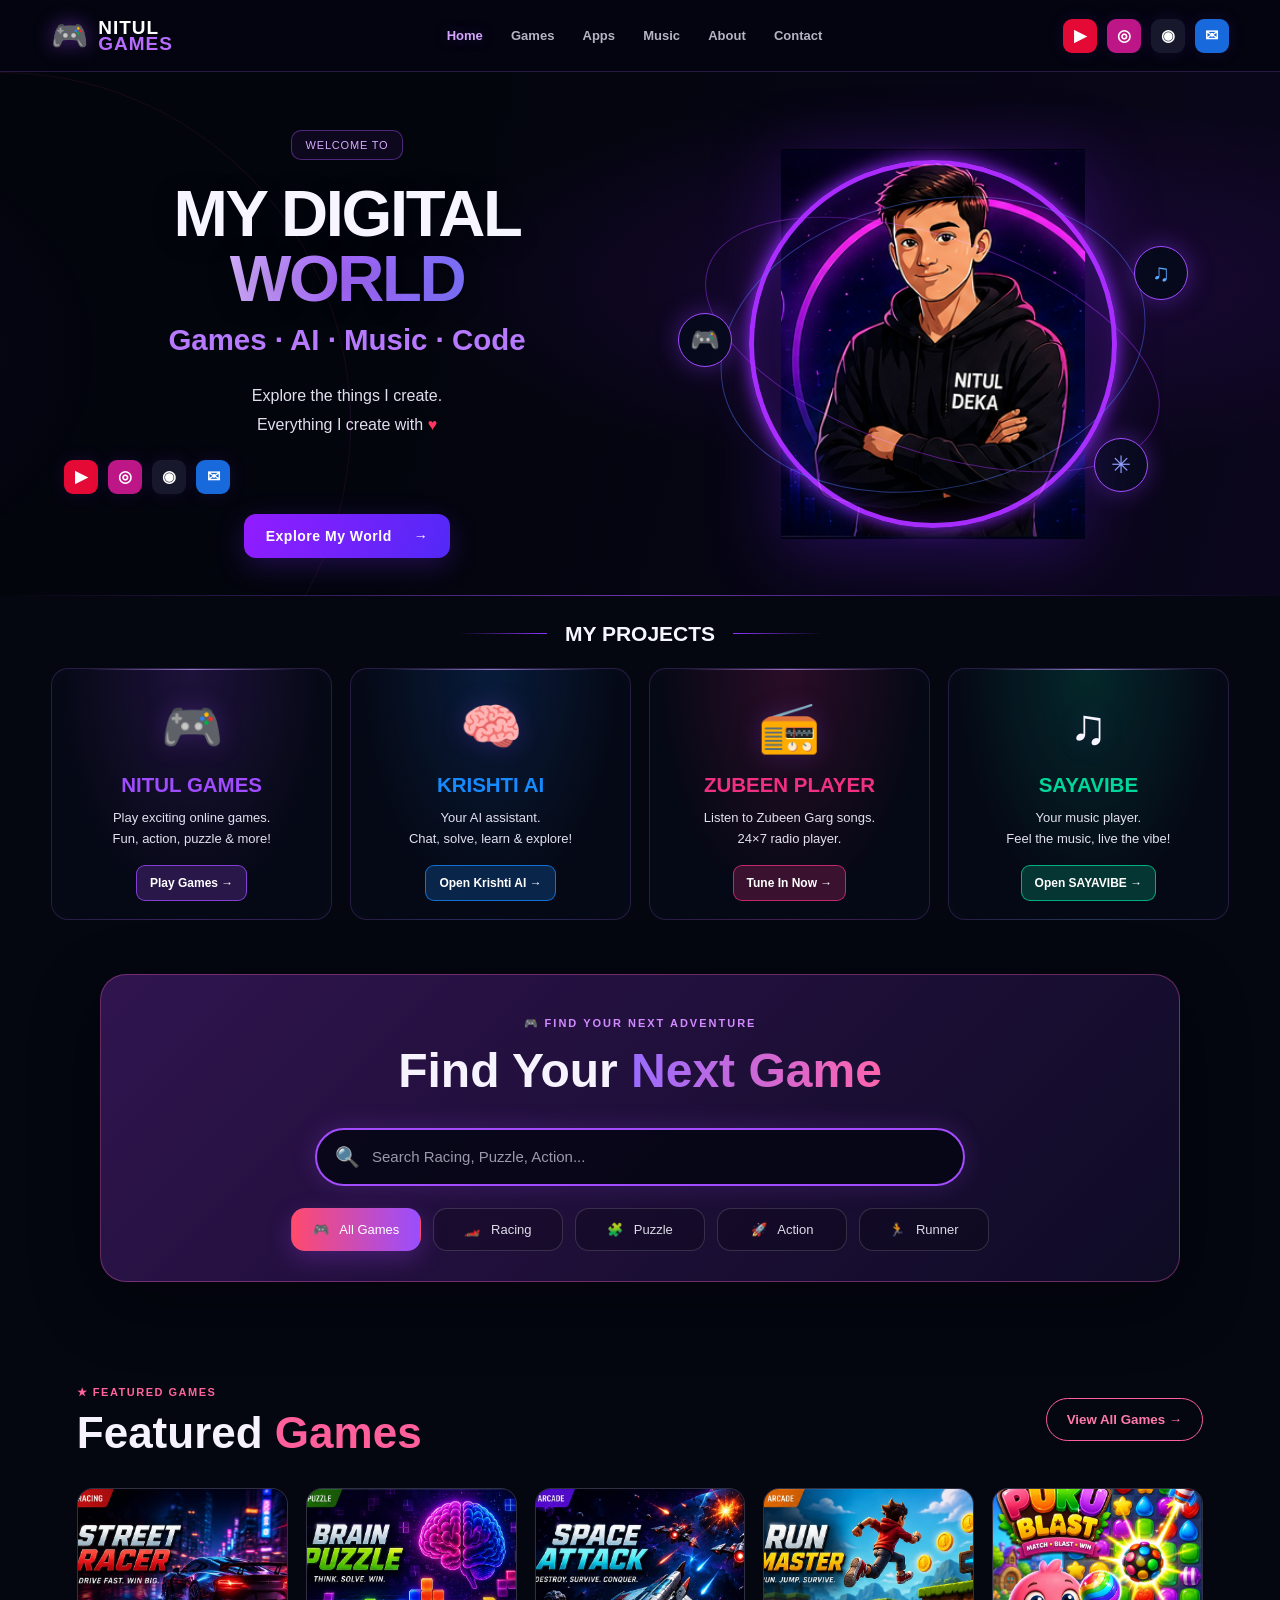
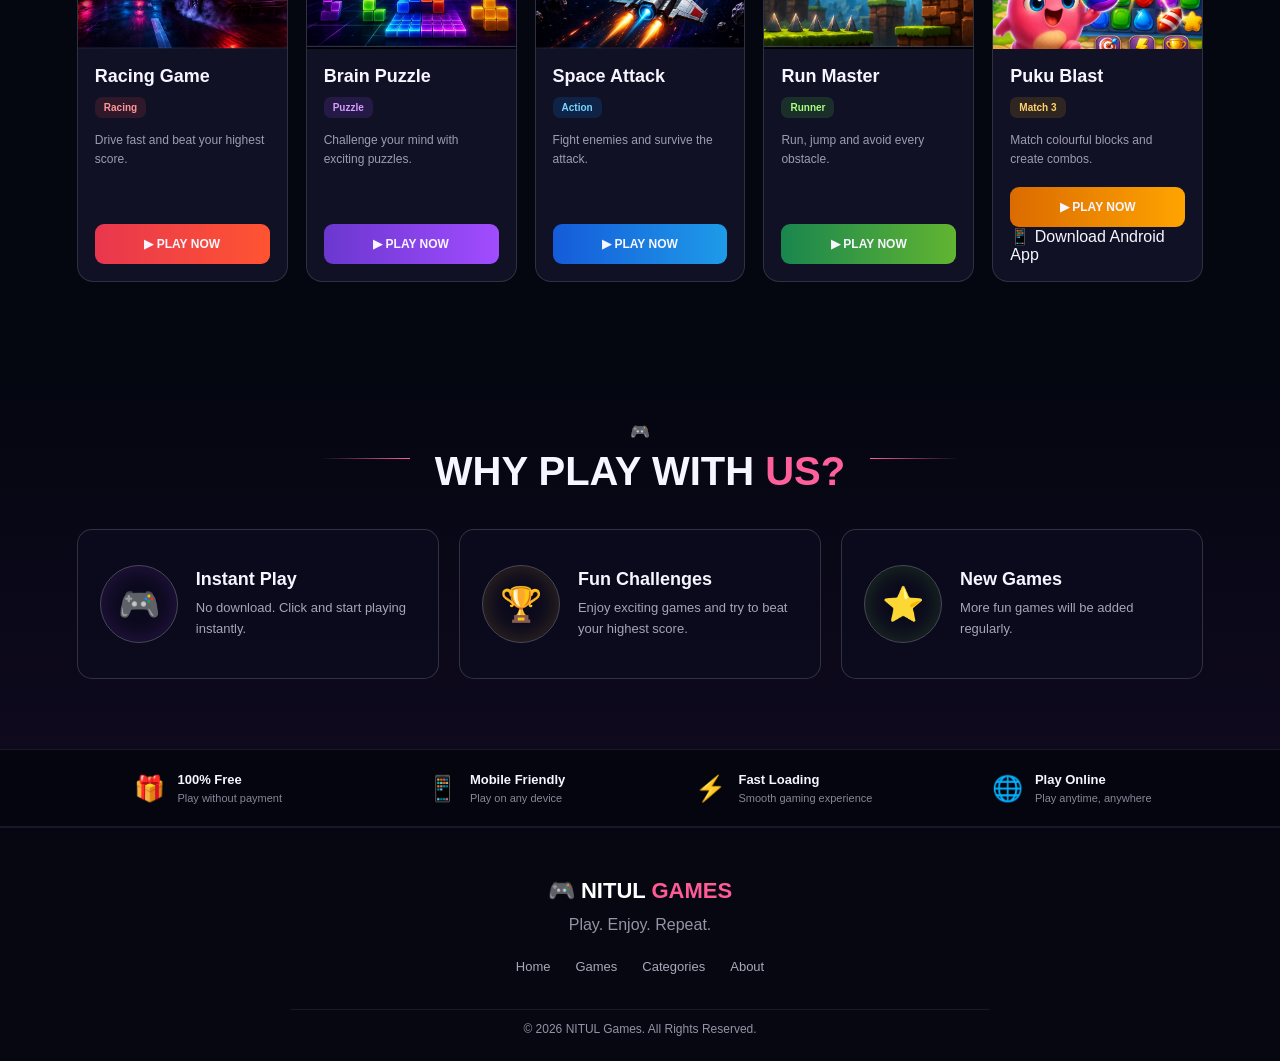
<file: index.html>
<!DOCTYPE html>
<html lang="en">

<head>
    <meta charset="UTF-8">

    <meta name="viewport"
          content="width=device-width, initial-scale=1.0">

    <meta name="theme-color"
          content="#090817">

    <meta name="description"
          content="NITUL Games - Play free online browser games instantly.">

    <title>NITUL GAMES | My Digital World</title>

    <link rel="stylesheet" href="style.css?v=32">
</head>


<body>

    <!-- HEADER -->

    <header class="header">

        <a href="#home"
           class="logo">

            <span class="logo-icon">🎮</span>

            <span class="logo-text">
                <strong>NITUL</strong>
                <b>GAMES</b>
            </span>

        </a>


        <nav class="nav" id="nav">
            <a href="#home" class="active">Home</a>
            <a href="#games">Games</a>
            <a href="#projects">Apps</a>
            <a href="#projects">Music</a>
            <a href="#about">About</a>
            <a href="#contact">Contact</a>
        </nav>


        <div class="socials top-social">
            <a aria-label="YouTube" href="#contact">▶</a>
            <a aria-label="Instagram" href="#contact">◎</a>
            <a aria-label="GitHub" href="#contact">◉</a>
            <a aria-label="Email" href="mailto:hello@nitulgames.com">✉</a>
        </div>


        <button class="menu-btn"
                id="menuBtn"
                aria-label="Open menu">

            ☰

        </button>

    </header>



    <main>

        <!-- HERO / MY DIGITAL WORLD -->
        <section class="hero hero-world" id="home">
            <div class="hero-copy">
                <span class="eyebrow">WELCOME TO</span>
                <h1>MY DIGITAL<br><span>WORLD</span></h1>
                <h2>Games · AI · Music · Code</h2>
                <p>Explore the things I create.<br>Everything I create with <span class="heart">♥</span></p>
                <div class="socials hero-social">
                    <a aria-label="YouTube" href="#contact">▶</a>
                    <a aria-label="Instagram" href="#contact">◎</a>
                    <a aria-label="GitHub" href="#contact">◉</a>
                    <a aria-label="Email" href="mailto:hello@nitulgames.com">✉</a>
                </div>
                <div class="hero-buttons"><a href="#projects" class="primary-btn">Explore My World <span>→</span></a></div>
            </div>
            <div class="hero-art" aria-label="Nitul Deka digital character">
                <div class="orbit orbit-one"></div><div class="orbit orbit-two"></div>
                <span class="orbit-icon game-orbit">🎮</span><span class="orbit-icon music-orbit">♫</span><span class="orbit-icon ai-orbit">✳</span>
                <img src="assets/images/nitul-hero.png" alt="Illustrated Nitul Deka" fetchpriority="high">
            </div>
        </section>

        <!-- PROJECTS -->
        <section class="projects-section" id="projects">
            <div class="project-heading"><span></span><h2>MY PROJECTS</h2><span></span></div>
            <div class="project-grid">
                <article class="project-card project-games"><div class="project-icon">🎮</div><h3>NITUL GAMES</h3><p>Play exciting online games.<br>Fun, action, puzzle & more!</p><a href="#games" class="project-btn">Play Games →</a></article>
                <article class="project-card project-ai"><div class="project-icon">🧠</div><h3>KRISHTI AI</h3><p>Your AI assistant.<br>Chat, solve, learn & explore!</p><a href="https://krishti-ai-1.onrender.com" target="_blank" rel="noopener noreferrer" class="project-btn">Open Krishti AI →</a></article>
                <article class="project-card project-zubeen"><div class="project-icon">📻</div><h3>ZUBEEN PLAYER</h3><p>Listen to Zubeen Garg songs.<br>24×7 radio player.</p><a href="https://zubeen-player-jndf.onrender.com" target="_blank" rel="noopener noreferrer" class="project-btn">Tune In Now →</a></article>
                <article class="project-card project-saya"><div class="project-icon">♫</div><h3>SAYAVIBE</h3><p>Your music player.<br>Feel the music, live the vibe!</p><a href="apps/sayavibe/" class="project-btn">Open SAYAVIBE →</a></article>
            </div>
        </section>

        <!-- PREMIUM SEARCH -->

        <section class="discover"
                 id="categories">

            <div class="discover-box">

                <div class="discover-title">

                    <span class="small-title">

                        🎮 FIND YOUR NEXT ADVENTURE

                    </span>


                    <h2>

                        Find Your <b>Next Game</b>

                    </h2>

                </div>


                <div class="search-wrap">

                    <span class="search-icon">

                        🔍

                    </span>


                    <input type="text"
                           id="gameSearch"
                           placeholder="Search Racing, Puzzle, Action... "
                           autocomplete="off">


                    <button id="clearSearch"
                            class="clear-btn">

                        ×

                    </button>

                </div>


                <div class="categories">

                    <button class="category-btn active"
                            data-category="all">

                        🎮

                        <span>All Games</span>

                    </button>


                    <button class="category-btn"
                            data-category="racing">

                        🏎️

                        <span>Racing</span>

                    </button>


                    <button class="category-btn"
                            data-category="puzzle">

                        🧩

                        <span>Puzzle</span>

                    </button>


                    <button class="category-btn"
                            data-category="action">

                        🚀

                        <span>Action</span>

                    </button>


                    <button class="category-btn"
                            data-category="runner">

                        🏃

                        <span>Runner</span>

                    </button>

                </div>

            </div>

        </section>



        <!-- FEATURED GAMES -->

        <section class="games-section"
                 id="games">


            <div class="section-heading">

                <div>

                    <span>★ FEATURED GAMES</span>

                    <h2>

                        Featured <b>Games</b>

                    </h2>

                </div>


                <button class="view-games"
                        id="viewAllGames">

                    View All Games →

                </button>

            </div>



            <div class="games-grid"
                 id="gamesGrid">


                <!-- RACING -->

                <article class="game-card racing-card"
                         data-category="racing"
                         data-name="racing game street racer car driving">


                    <div class="game-image-box">

                        <img src="assets/images/games/street%20racer.png"
                             alt="Racing Game"
                             loading="lazy">

                    </div>


                    <div class="game-body">

                        <div class="game-top">

                            <h3>Racing Game</h3>

                            <span class="game-tag racing">

                                Racing

                            </span>

                        </div>


                        <p>

                            Drive fast and beat your highest score.

                        </p>


                        <a href="games/racing/index.html"
                           class="play-btn">

                            ▶ PLAY NOW

                        </a>

                    </div>

                </article>



                <!-- BRAIN PUZZLE -->

                <article class="game-card puzzle-card"
                         data-category="puzzle"
                         data-name="brain puzzle puzzle mind">


                    <div class="game-image-box">

                        <img src="assets/images/games/brain%20puzzle.png"
                             alt="Brain Puzzle"
                             loading="lazy">

                    </div>


                    <div class="game-body">

                        <div class="game-top">

                            <h3>Brain Puzzle</h3>

                            <span class="game-tag puzzle">

                                Puzzle

                            </span>

                        </div>


                        <p>

                            Challenge your mind with exciting puzzles.

                        </p>


                        <a href="games/brain-puzzle/index.html"
                           class="play-btn">

                            ▶ PLAY NOW

                        </a>

                    </div>

                </article>



                <!-- SPACE ATTACK -->

                <article class="game-card action-card"
                         data-category="action"
                         data-name="space attack action space shooting">


                    <div class="game-image-box">

                        <img src="assets/images/games/space%20attack.png"
                             alt="Space Attack"
                             loading="lazy">

                    </div>


                    <div class="game-body">

                        <div class="game-top">

                            <h3>Space Attack</h3>

                            <span class="game-tag action">

                                Action

                            </span>

                        </div>


                        <p>

                            Fight enemies and survive the attack.

                        </p>


                        <a href="games/space-attack/index.html"
                           class="play-btn">

                            ▶ PLAY NOW

                        </a>

                    </div>

                </article>



                <!-- RUN MASTER -->

                <article class="game-card runner-card"
                         data-category="runner"
                         data-name="run master runner running adventure">


                    <div class="game-image-box">

                        <img src="assets/images/games/run%20master.png"
                             alt="Run Master"
                             loading="lazy">

                    </div>


                    <div class="game-body">

                        <div class="game-top">

                            <h3>Run Master</h3>

                            <span class="game-tag runner">

                                Runner

                            </span>

                        </div>


                        <p>

                            Run, jump and avoid every obstacle.

                        </p>


                        <a href="games/run-master/index.html"
                           class="play-btn">

                            ▶ PLAY NOW

                        </a>

                    </div>

                </article>



                <!-- PUKU BLAST -->

                <article class="game-card puku-card"
                         data-category="puzzle"
                         data-name="puku blast match 3 puzzle candy blocks">


                    <div class="game-image-box">

                        <img src="assets/images/games/puku-blast.png"
                             alt="Puku Blast"
                             loading="lazy">

                    </div>


                    <div class="game-body">

                        <div class="game-top">

                            <h3>Puku Blast</h3>

                            <span class="game-tag puku">

                                Match 3

                            </span>

                        </div>


                        <p>

                            Match colourful blocks and create combos.

                        </p>


                        <a href="games/puku-blast/index.html"
                           class="play-btn">

                            ▶ PLAY NOW

                        </a>

                        <a href="downloads/puku-blast.apk" class="download-btn" download>
    📱 Download Android App
</a>

                    </div>

                </article>


            </div>



            <!-- NO RESULT -->

            <div class="no-results"
                 id="noResults">

                <div class="no-result-icon">

                    🎮

                </div>

                <h3>No Games Found</h3>

                <p>

                    Try another game name or category.

                </p>

            </div>


        </section>



        <!-- WHY PLAY -->

        <section class="why-section"
                 id="about">


            <div class="why-heading">

                <div class="heading-line"></div>

                <div>

                    <span class="why-icon">

                        🎮

                    </span>

                    <h2>

                        WHY PLAY WITH <b>US?</b>

                    </h2>

                </div>

                <div class="heading-line"></div>

            </div>



            <div class="feature-grid">


                <!-- FEATURE 1 -->

                <div class="feature-card">

                    <div class="feature-icon purple">

                        🎮

                    </div>


                    <div>

                        <h3>Instant Play</h3>

                        <p>

                            No download. Click and start
                            playing instantly.

                        </p>

                    </div>

                </div>



                <!-- FEATURE 2 -->

                <div class="feature-card">

                    <div class="feature-icon gold">

                        🏆

                    </div>


                    <div>

                        <h3>Fun Challenges</h3>

                        <p>

                            Enjoy exciting games and try
                            to beat your highest score.

                        </p>

                    </div>

                </div>



                <!-- FEATURE 3 -->

                <div class="feature-card">

                    <div class="feature-icon green">

                        ⭐

                    </div>


                    <div>

                        <h3>New Games</h3>

                        <p>

                            More fun games will be
                            added regularly.

                        </p>

                    </div>

                </div>


            </div>

        </section>



        <!-- MINI BENEFITS -->

        <section class="benefit-bar">

            <div>

                <span>🎁</span>

                <div>

                    <strong>100% Free</strong>

                    <small>Play without payment</small>

                </div>

            </div>


            <div>

                <span>📱</span>

                <div>

                    <strong>Mobile Friendly</strong>

                    <small>Play on any device</small>

                </div>

            </div>


            <div>

                <span>⚡</span>

                <div>

                    <strong>Fast Loading</strong>

                    <small>Smooth gaming experience</small>

                </div>

            </div>


            <div>

                <span>🌐</span>

                <div>

                    <strong>Play Online</strong>

                    <small>Play anytime, anywhere</small>

                </div>

            </div>

        </section>


    </main>



    <!-- FOOTER -->

    <footer class="footer" id="contact">

        <div class="footer-logo">

            🎮

            <strong>NITUL</strong>

            <span>GAMES</span>

        </div>


        <p>

            Play. Enjoy. Repeat.

        </p>


        <div class="footer-links">

            <a href="#home">Home</a>

            <a href="#games">Games</a>

            <a href="#categories">Categories</a>

            <a href="#about">About</a>

        </div>


        <div class="footer-line"></div>


        <p class="copyright">

            © 2026 NITUL Games. All Rights Reserved.

        </p>

    </footer>



    <script src="script.js?v=31"></script>

</body>

</html>
</file>
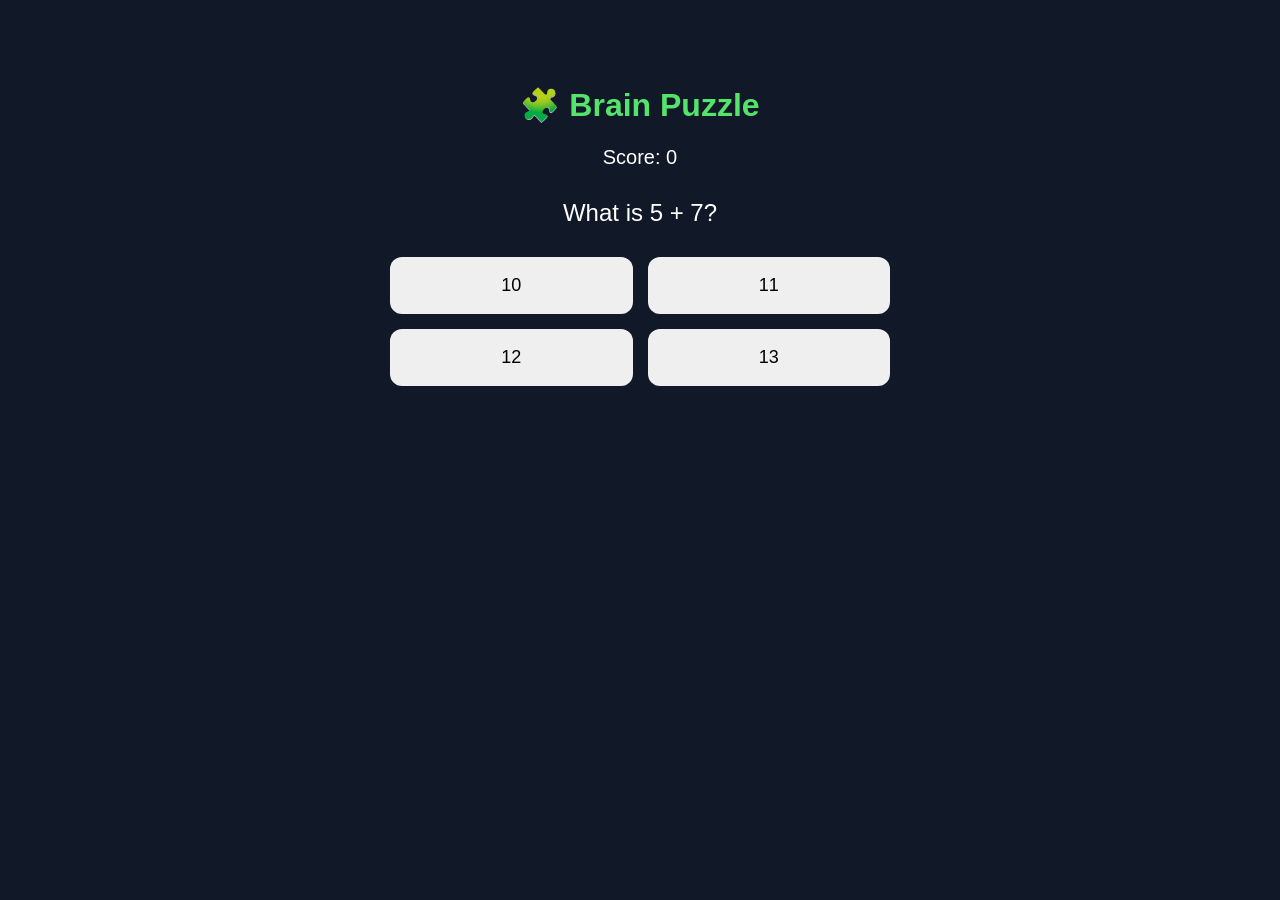
<file: games/brain-puzzle/index.html>
<!DOCTYPE html>
<html>
<head>
<meta charset="UTF-8">
<meta name="viewport" content="width=device-width,initial-scale=1">
<title>Brain Puzzle - NITUL Games</title>

<style>
body{
    margin:0;
    font-family:Arial;
    background:#111827;
    color:white;
    text-align:center;
}
.container{
    max-width:500px;
    margin:40px auto;
    padding:25px;
}
h1{color:#54e36b}
#question{
    font-size:24px;
    margin:30px 0;
}
.options{
    display:grid;
    grid-template-columns:1fr 1fr;
    gap:15px;
}
button{
    padding:18px;
    font-size:18px;
    border:0;
    border-radius:12px;
    cursor:pointer;
}
#score{
    font-size:20px;
    margin:20px;
}
</style>
</head>

<body>

<div class="container">

<h1>🧩 Brain Puzzle</h1>

<div id="score">Score: 0</div>

<div id="question"></div>

<div class="options">
<button onclick="answer(0)"></button>
<button onclick="answer(1)"></button>
<button onclick="answer(2)"></button>
<button onclick="answer(3)"></button>
</div>

</div>

<script>

const questions=[
{
q:"What is 5 + 7?",
a:["10","11","12","13"],
correct:2
},
{
q:"What comes next? 2, 4, 6, ?",
a:["7","8","9","10"],
correct:1
},
{
q:"Which planet is known as the Red Planet?",
a:["Earth","Mars","Venus","Jupiter"],
correct:1
},
{
q:"What is 10 × 5?",
a:["40","45","50","55"],
correct:2
},
{
q:"How many days are in one week?",
a:["5","6","7","8"],
correct:2
}
];

let current=0;
let score=0;

function loadQuestion(){

    if(current>=questions.length){
        document.body.innerHTML=`
        <div class="container">
        <h1>🎉 Game Complete!</h1>
        <h2>Your Score: ${score}/${questions.length}</h2>
        <button onclick="location.reload()">Play Again</button>
        </div>`;
        return;
    }

    const q=questions[current];

    document.getElementById("question").textContent=q.q;

    const buttons=document.querySelectorAll(".options button");

    buttons.forEach((b,i)=>{
        b.textContent=q.a[i];
    });
}

function answer(index){

    if(index===questions[current].correct){
        score++;
        alert("✅ Correct!");
    }else{
        alert("❌ Wrong answer!");
    }

    current++;

    document.getElementById("score").textContent=
    "Score: "+score;

    loadQuestion();
}

loadQuestion();

</script>

</body>
</html>
</file>
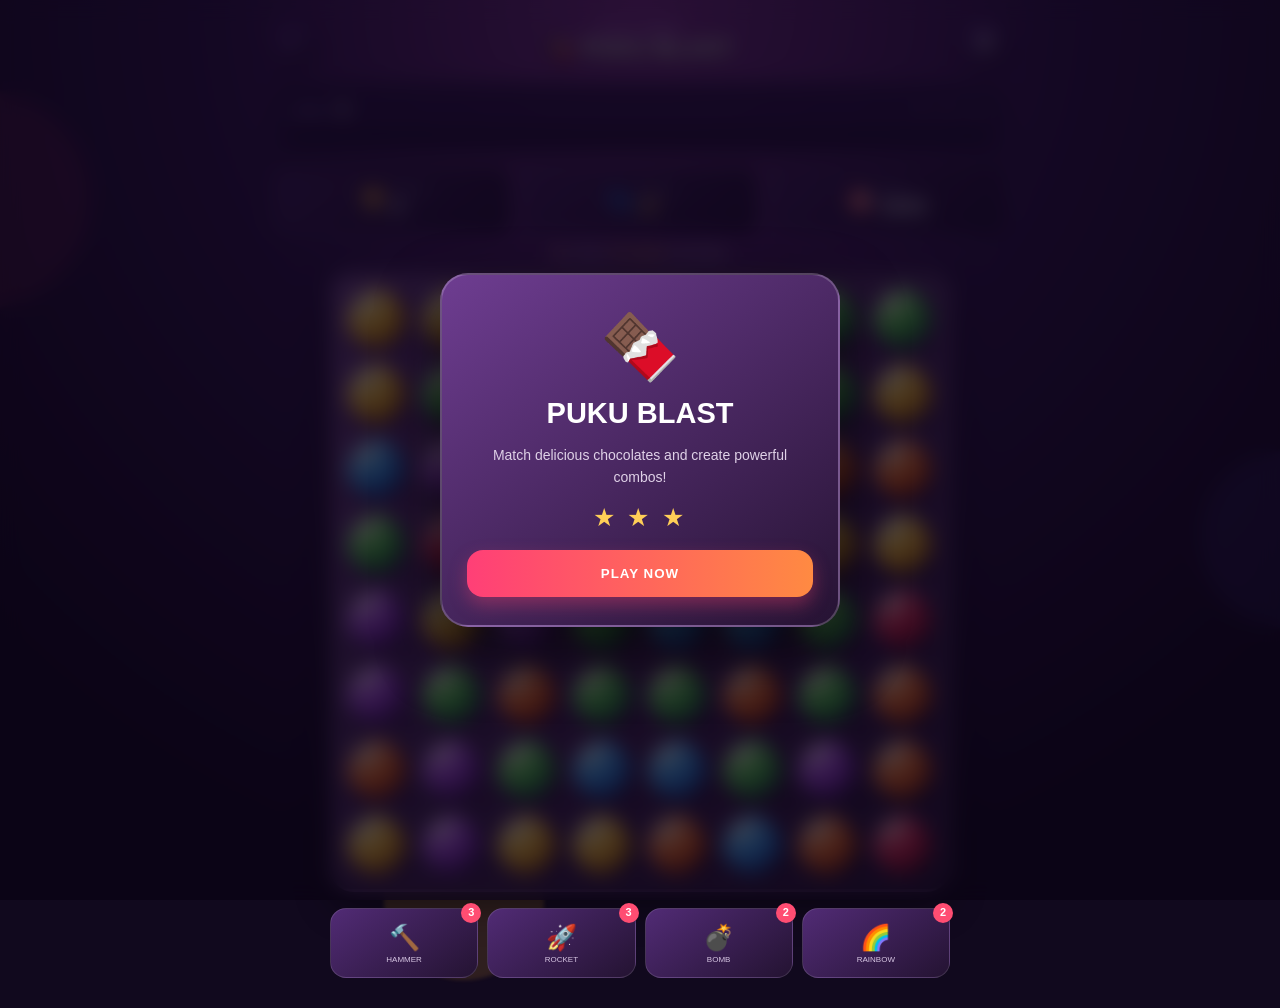
<file: games/puku-blast/index.html>
<!DOCTYPE html>
<html lang="en">

<head>
    <meta charset="UTF-8">

    <meta name="viewport"
        content="width=device-width, initial-scale=1.0, maximum-scale=1.0, user-scalable=no">

    <meta name="theme-color" content="#4a1d6f">

    <title>Puku Blast | NITUL Games</title>

    <link rel="stylesheet" href="style.css">
</head>

<body>

    <div class="game-shell">

        <!-- BACKGROUND -->

        <div class="bg-candy candy-bg-1"></div>
        <div class="bg-candy candy-bg-2"></div>
        <div class="bg-candy candy-bg-3"></div>


        <!-- HEADER -->

        <header class="topbar">

            <button id="homeBtn" class="icon-btn" title="Back to Games">
                ←
            </button>


            <div class="brand">

                <div class="brand-small">
                    NITUL GAMES
                </div>

                <div class="brand-title">
                    <span>🍫</span>
                    PUKU BLAST
                </div>

            </div>


            <button id="menuBtn" class="icon-btn">
                ☰
            </button>

        </header>


        <!-- LEVEL -->

        <section class="level-panel">

            <div class="level-info">

                <div class="level-number">
                    LEVEL
                    <strong id="level">1</strong>
                </div>


                <div class="star-box">

                    <span id="star1">★</span>
                    <span id="star2">★</span>
                    <span id="star3">★</span>

                </div>

            </div>


            <div class="progress-track">

                <div id="progress" class="progress-fill"></div>

            </div>

        </section>


        <!-- STATS -->

        <section class="stats">

            <div class="stat-card">

                <span class="stat-icon">🏆</span>

                <div>
                    <small>SCORE</small>
                    <strong id="score">0</strong>
                </div>

            </div>


            <div class="stat-card moves-card">

                <span class="stat-icon">👣</span>

                <div>
                    <small>MOVES</small>
                    <strong id="moves">25</strong>
                </div>

            </div>


            <div class="stat-card">

                <span class="stat-icon">🎯</span>

                <div>
                    <small>GOAL</small>
                    <strong id="goal">0/30</strong>
                </div>

            </div>

        </section>


        <!-- OBJECTIVE -->

        <div class="objective">

            <span>🍬</span>

            <p>
                Match <strong>3 or more</strong> chocolates!
            </p>

        </div>


        <!-- GAME BOARD -->

        <main class="board-wrap">

            <div id="board" class="board"></div>

            <div id="comboText" class="combo-text"></div>

        </main>


        <!-- BOOSTERS -->

        <section class="boosters">

            <button class="booster" data-type="hammer">

                <span class="booster-icon">🔨</span>

                <small>HAMMER</small>

                <b>3</b>

            </button>


            <button class="booster" data-type="rocket">

                <span class="booster-icon">🚀</span>

                <small>ROCKET</small>

                <b>3</b>

            </button>


            <button class="booster" data-type="bomb">

                <span class="booster-icon">💣</span>

                <small>BOMB</small>

                <b>2</b>

            </button>


            <button class="booster" data-type="rainbow">

                <span class="booster-icon">🌈</span>

                <small>RAINBOW</small>

                <b>2</b>

            </button>

        </section>


        <!-- MENU PANEL -->

        <div id="menuPanel" class="side-menu">

            <div class="menu-card">

                <button id="closeMenu" class="close-menu">
                    ×
                </button>

                <h2>PAUSE MENU</h2>

                <button id="restartBtn">
                    🔄 Restart Level
                </button>

                <button id="soundBtn">
                    🔊 Sound On
                </button>

                <button id="menuHomeBtn">
                    🏠 Game Home
                </button>

            </div>

        </div>


        <!-- MODAL -->

        <div id="modal" class="modal show">

            <div class="modal-card">

                <div id="modalIcon" class="modal-icon">
                    🍫
                </div>

                <h1 id="modalTitle">
                    PUKU BLAST
                </h1>

                <p id="modalText">
                    Match delicious chocolates and create powerful combos!
                </p>

                <div id="modalStars" class="modal-stars">
                    ★ ★ ★
                </div>

                <button id="playBtn" class="main-btn">
                    PLAY NOW
                </button>

            </div>

        </div>


        <!-- PARTICLES -->

        <div id="particles"></div>

    </div>


    <script src="script.js"></script>

</body>

</html>
</file>
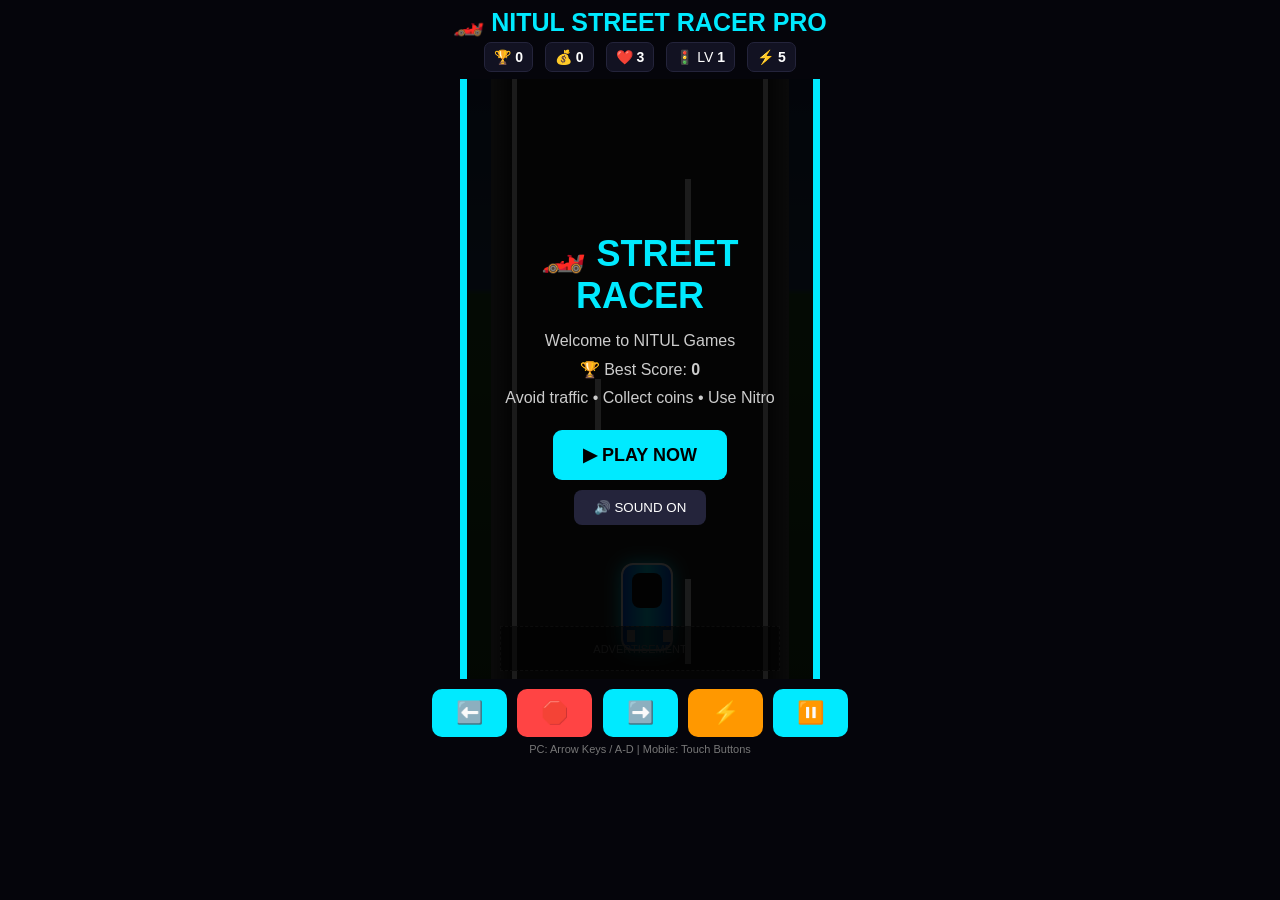
<file: games/racing/index.html>
<!DOCTYPE html>
<html lang="en">
<head>
<meta charset="UTF-8">
<meta name="viewport" content="width=device-width,initial-scale=1.0">

<title>NITUL Games - Street Racer PRO</title>

<style>
*{
    box-sizing:border-box;
    margin:0;
    padding:0;
}

body{
    background:#05050b;
    color:white;
    font-family:Arial,sans-serif;
    text-align:center;
    overflow:hidden;
}

h1{
    color:#00eaff;
    margin:8px 0 3px;
    font-size:25px;
}

button{
    border:0;
    cursor:pointer;
}

.topbar{
    display:flex;
    justify-content:center;
    gap:12px;
    flex-wrap:wrap;
    font-size:14px;
    margin:5px auto 7px;
}

.stat{
    background:#121222;
    padding:6px 9px;
    border-radius:7px;
    border:1px solid #24243b;
}

/* GAME */

#game{
    position:relative;
    width:360px;
    height:600px;
    max-width:95vw;
    margin:auto;
    overflow:hidden;
    background:#222;
    border-left:7px solid #00eaff;
    border-right:7px solid #00eaff;
}

/* SKY / SIDE */

.sky{
    position:absolute;
    top:0;
    left:0;
    width:100%;
    height:100%;
    background:
        linear-gradient(
            #152b55 0%,
            #253d61 35%,
            #24551e 36%,
            #153d14 100%
        );
}

/* ROAD */

.road{
    position:absolute;
    top:0;
    bottom:0;
    left:7%;
    width:86%;
    background:
        linear-gradient(
            90deg,
            #555 0%,
            #222 7%,
            #222 93%,
            #555 100%
        );
}

/* ROAD EDGES */

.road:before,
.road:after{
    content:"";
    position:absolute;
    top:0;
    height:100%;
    width:5px;
    background:#ddd;
}

.road:before{
    left:7%;
}

.road:after{
    right:7%;
}

/* LANE LINES */

.lane-line{
    position:absolute;
    width:6px;
    height:85px;
    background:white;
    z-index:2;
    opacity:.9;
}

.lineA{left:37%;top:-100px;}
.lineB{left:63%;top:100px;}
.lineC{left:37%;top:300px;}
.lineD{left:63%;top:500px;}

/* ROAD SIDE OBJECTS */

.tree,
.building{
    position:absolute;
    z-index:1;
}

.tree{
    width:22px;
    height:22px;
    border-radius:50%;
    background:#0b7a20;
}

.tree:after{
    content:"";
    position:absolute;
    width:7px;
    height:20px;
    background:#75451f;
    left:8px;
    top:17px;
}

.building{
    width:38px;
    height:70px;
    background:#555;
    border:2px solid #222;
}

.building:after{
    content:"▦ ▦";
    color:#ffe66d;
    position:absolute;
    top:12px;
    left:5px;
    line-height:25px;
}

/* CARS */

.car{
    position:absolute;
    width:52px;
    height:88px;
    border-radius:12px;
    z-index:6;
}

#player{
    left:154px;
    bottom:28px;

    background:
        linear-gradient(
            90deg,
            #005cff,
            #00eaff,
            #005cff
        );

    border:2px solid white;

    box-shadow:
        0 0 18px #00eaff;
}

#player:before{
    content:"";
    position:absolute;
    width:30px;
    height:35px;
    background:#111;
    border-radius:8px;
    left:9px;
    top:8px;
}

#player:after{
    content:"";
    position:absolute;
    width:8px;
    height:12px;
    background:white;
    left:4px;
    bottom:7px;
    box-shadow:36px 0 white;
}

/* NITRO EFFECT */

#player.nitro{
    box-shadow:
        0 0 15px #00eaff,
        0 0 35px #ff9800;
}

#player.nitro .flame{
    display:block;
}

.flame{
    display:none;
    position:absolute;
    width:20px;
    height:35px;
    background:linear-gradient(#fff,#ff9800,red);
    bottom:-30px;
    left:15px;
    clip-path:polygon(50% 100%,0 0,100% 0);
}

/* ENEMY */

.enemy{
    background:
        linear-gradient(
            90deg,
            #8b0000,
            #ff3030,
            #8b0000
        );
    border:2px solid white;
}

.enemy:before{
    content:"";
    position:absolute;
    width:30px;
    height:35px;
    background:#111;
    border-radius:8px;
    left:9px;
    top:8px;
}

/* COIN */

.coin{
    position:absolute;
    width:28px;
    height:28px;
    border-radius:50%;
    background:#ffd700;
    border:3px solid #fff5a8;
    color:#754900;
    font-weight:bold;
    display:flex;
    justify-content:center;
    align-items:center;
    z-index:5;
    box-shadow:0 0 14px #ffd700;
}

/* OBSTACLE */

.obstacle{
    position:absolute;
    width:46px;
    height:32px;
    background:#ff8c00;
    border:3px solid white;
    border-radius:5px;
    z-index:5;
}

.obstacle:after{
    content:"⚠";
    font-size:20px;
    color:#111;
}

/* OVERLAYS */

.overlay{
    position:absolute;
    inset:0;
    background:rgba(0,0,0,.88);
    z-index:30;
    display:flex;
    align-items:center;
    justify-content:center;
    flex-direction:column;
    padding:20px;
}

.overlay.hidden{
    display:none;
}

.overlay h2{
    color:#00eaff;
    font-size:36px;
    margin-bottom:10px;
}

.overlay p{
    color:#ccc;
    margin:5px;
}

.main-btn{
    margin-top:18px;
    padding:14px 30px;
    border-radius:9px;
    background:#00eaff;
    color:#000;
    font-size:18px;
    font-weight:bold;
}

.secondary-btn{
    margin-top:10px;
    padding:10px 20px;
    border-radius:8px;
    background:#24243b;
    color:white;
}

/* CONTROLS */

.controls{
    margin-top:7px;
}

.controls button{
    width:75px;
    height:48px;
    margin:3px;
    border-radius:10px;
    background:#00eaff;
    color:#000;
    font-size:22px;
    font-weight:bold;
}

.controls .nitroBtn{
    background:#ff9800;
}

.controls .brakeBtn{
    background:#ff4444;
}

.tip{
    color:#777;
    font-size:11px;
    margin-top:3px;
}

/* AD READY */

.ad-area{
    position:absolute;
    left:50%;
    bottom:8px;
    transform:translateX(-50%);
    width:280px;
    height:45px;
    border:1px dashed #666;
    background:rgba(0,0,0,.5);
    color:#777;
    display:flex;
    align-items:center;
    justify-content:center;
    font-size:11px;
    z-index:10;
}

/* MOBILE */

@media(max-width:500px){

    #game{
        height:560px;
    }

    .topbar{
        gap:5px;
    }

    .stat{
        padding:5px 7px;
        font-size:12px;
    }

    .controls button{
        width:70px;
    }
}
</style>
</head>

<body>

<h1>🏎️ NITUL STREET RACER PRO</h1>

<div class="topbar">

    <div class="stat">
        🏆 <b id="score">0</b>
    </div>

    <div class="stat">
        💰 <b id="coins">0</b>
    </div>

    <div class="stat">
        ❤️ <b id="lives">3</b>
    </div>

    <div class="stat">
        🚦 LV <b id="level">1</b>
    </div>

    <div class="stat">
        ⚡ <b id="speedText">5</b>
    </div>

</div>


<div id="game">

    <div class="sky"></div>
    <div class="road"></div>

    <div class="lane-line lineA"></div>
    <div class="lane-line lineB"></div>
    <div class="lane-line lineC"></div>
    <div class="lane-line lineD"></div>

    <div id="player" class="car">
        <div class="flame"></div>
    </div>


    <!-- START -->

    <div id="startScreen" class="overlay">

        <h2>🏎️ STREET RACER</h2>

        <p>Welcome to NITUL Games</p>

        <p>🏆 Best Score:
            <b id="bestStart">0</b>
        </p>

        <p>
            Avoid traffic • Collect coins • Use Nitro
        </p>

        <button id="startBtn" class="main-btn">
            ▶ PLAY NOW
        </button>

        <button id="soundBtn" class="secondary-btn">
            🔊 SOUND ON
        </button>

    </div>


    <!-- PAUSE -->

    <div id="pauseScreen" class="overlay hidden">

        <h2>⏸️ PAUSED</h2>

        <button id="resumeBtn" class="main-btn">
            ▶ RESUME
        </button>

        <button id="pauseHomeBtn" class="secondary-btn">
            🏠 HOME
        </button>

    </div>


    <!-- GAME OVER -->

    <div id="gameOver" class="overlay hidden">

        <h2>💥 GAME OVER</h2>

        <p>🏆 Score:
            <b id="finalScore">0</b>
        </p>

        <p>💰 Coins:
            <b id="finalCoins">0</b>
        </p>

        <p>🏅 High Score:
            <b id="finalHigh">0</b>
        </p>

        <button id="restart" class="main-btn">
            🔄 PLAY AGAIN
        </button>

        <button id="homeBtn" class="secondary-btn">
            🏠 HOME
        </button>

    </div>


    <!-- ADVERTISEMENT READY -->

    <div class="ad-area">
        ADVERTISEMENT
    </div>

</div>


<div class="controls">

    <button id="left">⬅️</button>

    <button id="brake" class="brakeBtn">
        🛑
    </button>

    <button id="right">➡️</button>

    <button id="nitro" class="nitroBtn">
        ⚡
    </button>

    <button id="pause">
        ⏸️
    </button>

</div>

<div class="tip">
    PC: Arrow Keys / A-D | Mobile: Touch Buttons
</div>


<script>

/* =========================
   ELEMENTS
========================= */

const game =
document.getElementById("game");

const player =
document.getElementById("player");

const scoreText =
document.getElementById("score");

const coinsText =
document.getElementById("coins");

const livesText =
document.getElementById("lives");

const levelText =
document.getElementById("level");

const speedText =
document.getElementById("speedText");

const startScreen =
document.getElementById("startScreen");

const pauseScreen =
document.getElementById("pauseScreen");

const gameOver =
document.getElementById("gameOver");

const bestStart =
document.getElementById("bestStart");

const finalScore =
document.getElementById("finalScore");

const finalCoins =
document.getElementById("finalCoins");

const finalHigh =
document.getElementById("finalHigh");


/* =========================
   GAME VARIABLES
========================= */

let playerX = 154;

let score = 0;
let coins = 0;
let lives = 3;
let level = 1;

let speed = 5;

let running = false;
let paused = false;
let nitroActive = false;

let enemies = [];
let coinItems = [];
let obstacles = [];

let soundOn = true;

let highScore =
Number(
    localStorage.getItem(
        "nitulHighScore"
    )
) || 0;

bestStart.innerText =
highScore;


/* =========================
   SIMPLE SOUND
========================= */

let audioCtx = null;

function sound(freq,duration){

    if(!soundOn) return;

    try{

        if(!audioCtx){

            audioCtx =
            new (
                window.AudioContext ||
                window.webkitAudioContext
            )();

        }

        const osc =
        audioCtx.createOscillator();

        const gain =
        audioCtx.createGain();

        osc.frequency.value =
        freq;

        osc.connect(gain);

        gain.connect(
            audioCtx.destination
        );

        osc.start();

        gain.gain.exponentialRampToValueAtTime(
            0.001,
            audioCtx.currentTime + duration
        );

        osc.stop(
            audioCtx.currentTime + duration
        );

    }catch(e){}

}


/* =========================
   MOVEMENT
========================= */

function moveLeft(){

    if(!running || paused)
        return;

    playerX -= 30;

    if(playerX < 15)
        playerX = 15;

    player.style.left =
    playerX + "px";
}


function moveRight(){

    if(!running || paused)
        return;

    playerX += 30;

    if(playerX > 293)
        playerX = 293;

    player.style.left =
    playerX + "px";
}


/* =========================
   KEYBOARD
========================= */

document.addEventListener(
"keydown",
function(e){

    if(
        e.key === "ArrowLeft" ||
        e.key.toLowerCase() === "a"
    ){
        moveLeft();
    }

    if(
        e.key === "ArrowRight" ||
        e.key.toLowerCase() === "d"
    ){
        moveRight();
    }

    if(
        e.key.toLowerCase() === "p"
    ){
        togglePause();
    }

    if(
        e.code === "Space"
    ){
        activateNitro();
    }

});


/* =========================
   BUTTONS
========================= */

document.getElementById("left")
.addEventListener(
"click",
moveLeft
);

document.getElementById("right")
.addEventListener(
"click",
moveRight
);

document.getElementById("nitro")
.addEventListener(
"click",
activateNitro
);

document.getElementById("brake")
.addEventListener(
"click",
brake
);

document.getElementById("pause")
.addEventListener(
"click",
togglePause
);


/* =========================
   NITRO
========================= */

function activateNitro(){

    if(!running || paused)
        return;

    if(nitroActive)
        return;

    nitroActive = true;

    player.classList.add(
        "nitro"
    );

    speed += 5;

    sound(800,.15);

    setTimeout(
        function(){

            speed -= 5;

            nitroActive = false;

            player.classList.remove(
                "nitro"
            );

        },
        1800
    );
}


/* =========================
   BRAKE
========================= */

function brake(){

    if(!running || paused)
        return;

    speed = Math.max(
        3,
        speed - 2
    );

    setTimeout(
        function(){

            speed += 2;

        },
        800
    );
}


/* =========================
   COLLISION
========================= */

function collision(a,b){

    const r1 =
    a.getBoundingClientRect();

    const r2 =
    b.getBoundingClientRect();

    return !(
        r1.bottom < r2.top ||
        r1.top > r2.bottom ||
        r1.right < r2.left ||
        r1.left > r2.right
    );
}


/* =========================
   ENEMY
========================= */

function createEnemy(){

    if(!running || paused)
        return;

    const enemy =
    document.createElement("div");

    enemy.className =
    "car enemy";

    const lanes = [
        55,
        154,
        253
    ];

    const lane =
    lanes[
        Math.floor(
            Math.random() *
            lanes.length
        )
    ];

    enemy.style.left =
    lane + "px";

    enemy.style.top =
    "-100px";

    game.appendChild(enemy);

    enemies.push(enemy);
}


/* =========================
   COIN
========================= */

function createCoin(){

    if(!running || paused)
        return;

    const coin =
    document.createElement("div");

    coin.className =
    "coin";

    coin.innerText =
    "$";

    const lanes = [
        67,
        166,
        265
    ];

    const lane =
    lanes[
        Math.floor(
            Math.random() *
            lanes.length
        )
    ];

    coin.style.left =
    lane + "px";

    coin.style.top =
    "-40px";

    game.appendChild(coin);

    coinItems.push(coin);
}


/* =========================
   OBSTACLE
========================= */

function createObstacle(){

    if(!running || paused)
        return;

    const obstacle =
    document.createElement(
        "div"
    );

    obstacle.className =
    "obstacle";

    const lanes = [
        58,
        157,
        256
    ];

    obstacle.style.left =
    lanes[
        Math.floor(
            Math.random() *
            lanes.length
        )
    ] + "px";

    obstacle.style.top =
    "-50px";

    game.appendChild(
        obstacle
    );

    obstacles.push(
        obstacle
    );
}


/* =========================
   ROAD + ENVIRONMENT
========================= */

const lines =
document.querySelectorAll(
    ".lane-line"
);

function moveRoad(){

    lines.forEach(
    function(line){

        let top =
        parseInt(
            line.style.top ||
            getComputedStyle(
                line
            ).top
        );

        top += speed;

        if(top > 650)
            top = -100;

        line.style.top =
        top + "px";

    });
}


/* =========================
   SCORE / LEVEL
========================= */

function updateLevel(){

    level =
    Math.floor(
        score / 15
    ) + 1;

    levelText.innerText =
    level;

    if(
        score > 0 &&
        score % 15 === 0
    ){

        speed += .4;

    }

    speedText.innerText =
    speed.toFixed(1);
}


/* =========================
   GAME LOOP
========================= */

function gameLoop(){

    if(!running ||
       paused)
        return;

    moveRoad();


    /* ENEMIES */

    enemies.forEach(
    function(enemy,index){

        let top =
        parseInt(
            enemy.style.top
        );

        top += speed;

        enemy.style.top =
        top + "px";


        if(
            collision(
                player,
                enemy
            )
        ){

            enemy.remove();

            enemies.splice(
                index,
                1
            );

            lives--;

            livesText.innerText =
            lives;

            sound(100,.3);

            if(lives <= 0){

                endGame();

                return;

            }

        }


        if(top > 650){

            enemy.remove();

            enemies.splice(
                index,
                1
            );

            score++;

            scoreText.innerText =
            score;

            updateLevel();

        }

    });


    /* COINS */

    coinItems.forEach(
    function(coin,index){

        let top =
        parseInt(
            coin.style.top
        );

        top += speed;

        coin.style.top =
        top + "px";


        if(
            collision(
                player,
                coin
            )
        ){

            coin.remove();

            coinItems.splice(
                index,
                1
            );

            coins++;

            score += 5;

            coinsText.innerText =
            coins;

            scoreText.innerText =
            score;

            sound(900,.1);

            updateLevel();

        }


        if(top > 650){

            coin.remove();

            coinItems.splice(
                index,
                1
            );

        }

    });


    /* OBSTACLES */

    obstacles.forEach(
    function(obstacle,index){

        let top =
        parseInt(
            obstacle.style.top
        );

        top += speed;

        obstacle.style.top =
        top + "px";


        if(
            collision(
                player,
                obstacle
            )
        ){

            obstacle.remove();

            obstacles.splice(
                index,
                1
            );

            lives--;

            livesText.innerText =
            lives;

            sound(100,.3);

            if(lives <= 0){

                endGame();

                return;

            }

        }


        if(top > 650){

            obstacle.remove();

            obstacles.splice(
                index,
                1
            );

            score += 2;

            scoreText.innerText =
            score;

            updateLevel();

        }

    });


    requestAnimationFrame(
        gameLoop
    );
}


/* =========================
   START GAME
========================= */

function startGame(){

    startScreen.classList.add(
        "hidden"
    );

    pauseScreen.classList.add(
        "hidden"
    );

    gameOver.classList.add(
        "hidden"
    );

    clearObjects();

    playerX = 154;

    player.style.left =
    playerX + "px";

    score = 0;
    coins = 0;
    lives = 3;
    level = 1;
    speed = 5;

    scoreText.innerText =
    "0";

    coinsText.innerText =
    "0";

    livesText.innerText =
    "3";

    levelText.innerText =
    "1";

    speedText.innerText =
    "5";

    running = true;
    paused = false;

    sound(600,.15);

    gameLoop();
}


/* =========================
   GAME OVER
========================= */

function endGame(){

    running = false;

    if(score > highScore){

        highScore = score;

        localStorage.setItem(
            "nitulHighScore",
            highScore
        );

    }

    finalScore.innerText =
    score;

    finalCoins.innerText =
    coins;

    finalHigh.innerText =
    highScore;

    gameOver.classList.remove(
        "hidden"
    );
}


/* =========================
   CLEAR OBJECTS
========================= */

function clearObjects(){

    enemies.forEach(
        e => e.remove()
    );

    coinItems.forEach(
        c => c.remove()
    );

    obstacles.forEach(
        o => o.remove()
    );

    enemies = [];
    coinItems = [];
    obstacles = [];
}


/* =========================
   PAUSE
========================= */

function togglePause(){

    if(!running)
        return;

    paused =
    !paused;

    if(paused){

        pauseScreen.classList.remove(
            "hidden"
        );

    }else{

        pauseScreen.classList.add(
            "hidden"
        );

        gameLoop();

    }
}


/* =========================
   SOUND
========================= */

document.getElementById(
    "soundBtn"
)
.addEventListener(
"click",
function(){

    soundOn =
    !soundOn;

    this.innerText =
    soundOn
    ? "🔊 SOUND ON"
    : "🔇 SOUND OFF";

});


/* =========================
   HOME
========================= */

function goHome(){

    running = false;
    paused = false;

    clearObjects();

    pauseScreen.classList.add(
        "hidden"
    );

    gameOver.classList.add(
        "hidden"
    );

    startScreen.classList.remove(
        "hidden"
    );

    bestStart.innerText =
    highScore;
}


/* =========================
   START BUTTON
========================= */

document.getElementById(
    "startBtn"
)
.addEventListener(
    "click",
    startGame
);


/* =========================
   RESTART
========================= */

document.getElementById(
    "restart"
)
.addEventListener(
    "click",
    startGame
);


/* =========================
   RESUME
========================= */

document.getElementById(
    "resumeBtn"
)
.addEventListener(
    "click",
    togglePause
);


/* =========================
   HOME BUTTONS
========================= */

document.getElementById(
    "homeBtn"
)
.addEventListener(
    "click",
    goHome
);

document.getElementById(
    "pauseHomeBtn"
)
.addEventListener(
    "click",
    goHome
);


/* =========================
   SPAWN
========================= */

setInterval(
function(){

    if(running &&
       !paused){

        createEnemy();

    }

},
850
);


setInterval(
function(){

    if(running &&
       !paused){

        createCoin();

    }

},
1300
);


setInterval(
function(){

    if(running &&
       !paused &&
       Math.random() > .35){

        createObstacle();

    }

},
1800
);

</script>

</body>
</html>
</file>
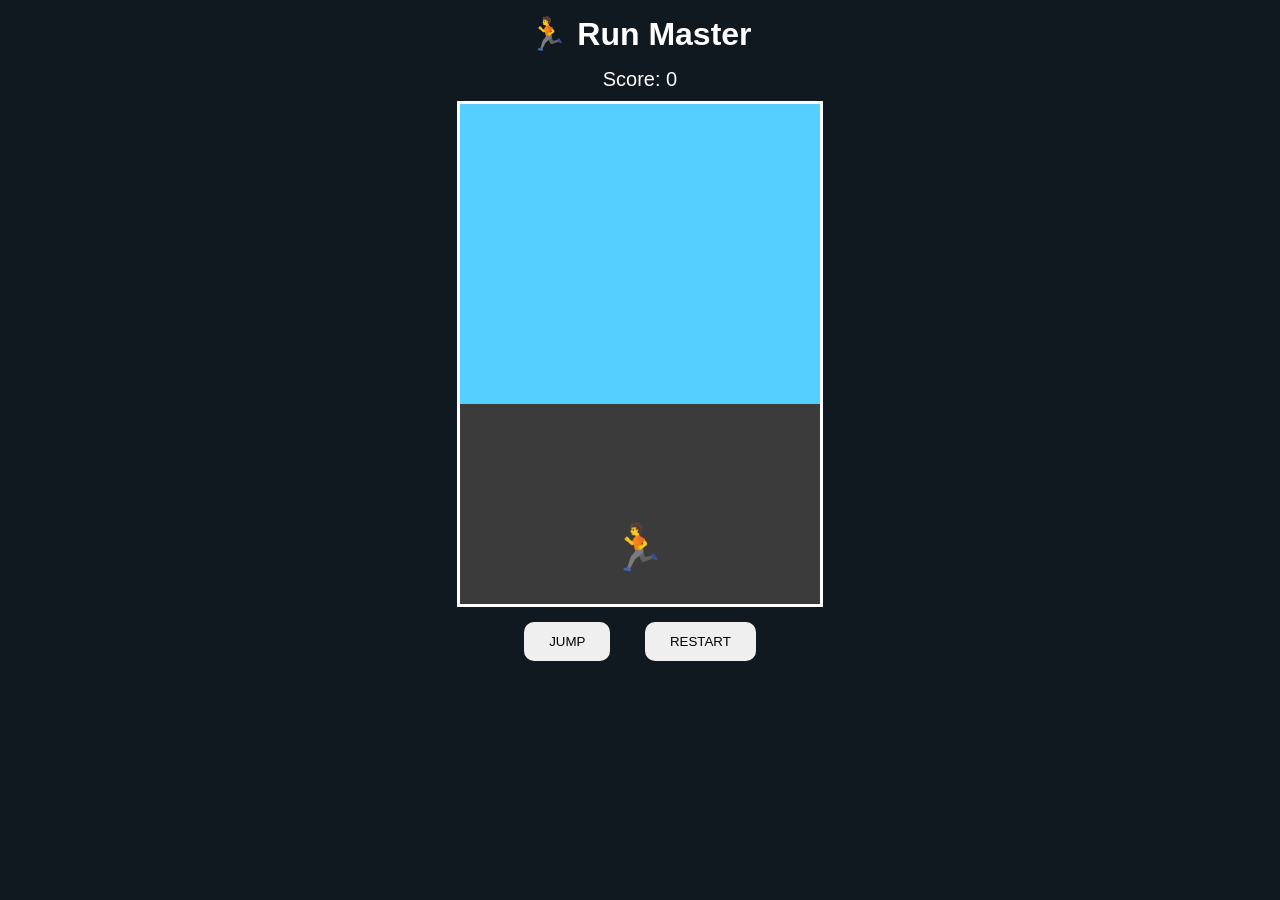
<file: games/run-master/index.html>
<!DOCTYPE html>
<html>
<head>
<meta charset="UTF-8">
<meta name="viewport" content="width=device-width,initial-scale=1">
<title>Run Master - NITUL Games</title>

<style>
body{
    margin:0;
    background:#101820;
    color:white;
    font-family:Arial;
    text-align:center;
}
h1{margin:15px}

#game{
    width:360px;
    height:500px;
    margin:auto;
    position:relative;
    overflow:hidden;
    background:linear-gradient(#55cfff 0 60%,#3b3b3b 60%);
    border:3px solid white;
}

#player{
    position:absolute;
    bottom:30px;
    left:150px;
    font-size:45px;
}

.obstacle{
    position:absolute;
    bottom:30px;
    font-size:40px;
}

#score{
    font-size:20px;
    margin:10px;
}

button{
    margin:15px;
    padding:12px 25px;
    border:0;
    border-radius:10px;
}
</style>
</head>

<body>

<h1>🏃 Run Master</h1>

<div id="score">Score: 0</div>

<div id="game">
    <div id="player">🏃</div>
</div>

<button onclick="jump()">JUMP</button>
<button onclick="location.reload()">RESTART</button>

<script>

const game=document.getElementById("game");
const player=document.getElementById("player");
const scoreBox=document.getElementById("score");

let jumping=false;
let score=0;
let gameOver=false;

function jump(){

    if(jumping || gameOver)return;

    jumping=true;

    player.style.bottom="150px";

    setTimeout(()=>{
        player.style.bottom="30px";
        jumping=false;
    },500);
}

document.addEventListener("keydown",e=>{
    if(e.code==="Space" || e.code==="ArrowUp"){
        jump();
    }
});

function createObstacle(){

    if(gameOver)return;

    const o=document.createElement("div");
    o.className="obstacle";
    o.textContent="🪨";
    o.style.left="360px";

    game.appendChild(o);

    let x=360;

    const move=setInterval(()=>{

        if(gameOver){
            clearInterval(move);
            return;
        }

        x-=5;
        o.style.left=x+"px";

        const pr=player.getBoundingClientRect();
        const or=o.getBoundingClientRect();

        if(
            pr.left<or.right &&
            pr.right>or.left &&
            pr.top<or.bottom &&
            pr.bottom>or.top
        ){

            if(!jumping){

                gameOver=true;
                clearInterval(move);

                alert("Game Over! Score: "+score);
            }
        }

        if(x<-60){

            clearInterval(move);
            o.remove();

            score++;
            scoreBox.textContent="Score: "+score;
        }

    },30);
}

setInterval(createObstacle,1200);

</script>

</body>
</html>
</file>
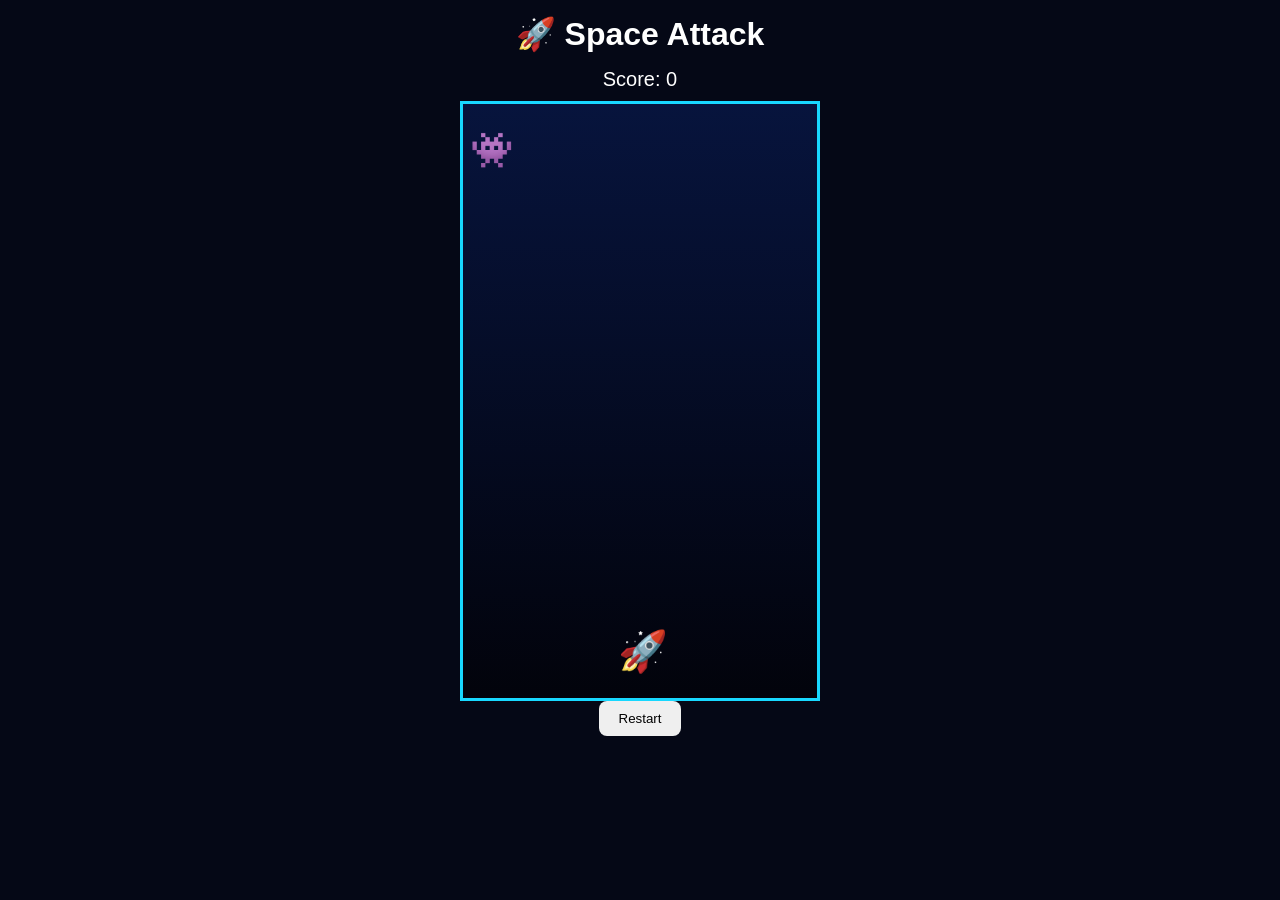
<file: games/space-attack/index.html>
<!DOCTYPE html>
<html>
<head>
<meta charset="UTF-8">
<meta name="viewport" content="width=device-width,initial-scale=1">
<title>Space Attack - NITUL Games</title>

<style>
*{box-sizing:border-box;margin:0;padding:0}
body{
    background:#050816;
    color:white;
    font-family:Arial,sans-serif;
    text-align:center;
}
h1{margin:15px}
#game{
    width:360px;
    height:600px;
    margin:auto;
    background:linear-gradient(#07143d,#02030b);
    position:relative;
    overflow:hidden;
    border:3px solid #18d8ff;
}
#player{
    position:absolute;
    bottom:20px;
    left:155px;
    width:50px;
    height:50px;
    font-size:40px;
}
.enemy{
    position:absolute;
    font-size:35px;
}
.bullet{
    position:absolute;
    font-size:25px;
}
#score{margin:10px;font-size:20px}
button{
    padding:10px 20px;
    border:0;
    border-radius:8px;
    cursor:pointer;
}
</style>
</head>

<body>

<h1>🚀 Space Attack</h1>
<div id="score">Score: 0</div>

<div id="game">
    <div id="player">🚀</div>
</div>

<button onclick="location.reload()">Restart</button>

<script>
const game=document.getElementById("game");
const player=document.getElementById("player");
const scoreBox=document.getElementById("score");

let playerX=155;
let score=0;
let bullets=[];
let enemies=[];
let gameOver=false;

document.addEventListener("keydown",e=>{
    if(e.key==="ArrowLeft") playerX-=20;
    if(e.key==="ArrowRight") playerX+=20;

    playerX=Math.max(0,Math.min(310,playerX));
    player.style.left=playerX+"px";

    if(e.key===" ") shoot();
});

game.addEventListener("touchstart",e=>{
    const x=e.touches[0].clientX;
    const r=game.getBoundingClientRect();

    if(x-r.left<180) playerX-=30;
    else playerX+=30;

    playerX=Math.max(0,Math.min(310,playerX));
    player.style.left=playerX+"px";

    shoot();
});

function shoot(){
    if(gameOver)return;

    const b=document.createElement("div");
    b.className="bullet";
    b.textContent="🔵";
    b.style.left=(playerX+12)+"px";
    b.style.bottom="70px";

    game.appendChild(b);
    bullets.push(b);
}

function createEnemy(){
    if(gameOver)return;

    const e=document.createElement("div");
    e.className="enemy";
    e.textContent="👾";
    e.style.left=Math.random()*310+"px";
    e.style.top="-40px";

    game.appendChild(e);
    enemies.push(e);
}

function loop(){

    bullets.forEach((b,i)=>{
        let y=parseInt(b.style.bottom);
        y+=8;
        b.style.bottom=y+"px";

        if(y>620){
            b.remove();
            bullets.splice(i,1);
        }

        enemies.forEach((e,j)=>{
            const br=b.getBoundingClientRect();
            const er=e.getBoundingClientRect();

            if(br.left<er.right &&
               br.right>er.left &&
               br.top<er.bottom &&
               br.bottom>er.top){

                e.remove();
                b.remove();

                enemies.splice(j,1);
                bullets.splice(i,1);

                score++;
                scoreBox.textContent="Score: "+score;
            }
        });
    });

    enemies.forEach((e,i)=>{
        let y=parseInt(e.style.top);
        y+=3;
        e.style.top=y+"px";

        if(y>570){
            gameOver=true;
            alert("Game Over! Score: "+score);
        }
    });

    if(!gameOver) requestAnimationFrame(loop);
}

setInterval(createEnemy,900);
loop();
</script>

</body>
</html>
</file>
<file: style.css>
/* =========================
   RESET
========================= */

* {
    margin: 0;
    padding: 0;
    box-sizing: border-box;
}

html {
    scroll-behavior: smooth;
}

body {
    font-family: Arial, Helvetica, sans-serif;

    background:
        radial-gradient(
            circle at 50% 0%,
            rgba(120, 45, 255, 0.14),
            transparent 30%
        ),
        radial-gradient(
            circle at 0% 50%,
            rgba(0, 120, 255, 0.08),
            transparent 30%
        ),
        #080817;

    color: #ffffff;

    overflow-x: hidden;
}

a {
    text-decoration: none;
    color: inherit;
}

button,
input {
    font-family: inherit;
}


/* =========================
   HEADER
========================= */

.header {
    height: 74px;

    padding: 0 5%;

    display: flex;
    align-items: center;
    justify-content: space-between;
    gap: 30px;

    position: sticky;
    top: 0;
    z-index: 1000;

    background: rgba(8, 8, 23, 0.92);

    backdrop-filter: blur(18px);

    border-bottom:
        1px solid rgba(255,255,255,0.08);
}

.logo {
    display: flex;
    align-items: center;
    gap: 10px;

    min-width: 155px;
}

.logo-icon {
    font-size: 30px;
}

.logo-text {
    display: flex;
    flex-direction: column;

    font-size: 18px;
    line-height: 16px;

    letter-spacing: 1px;
}

.logo-text strong {
    color: #ffffff;
}

.logo-text b {
    color: #ff4f88;
}


/* NAV */

.nav {
    display: flex;
    align-items: center;
    gap: 35px;
}

.nav a {
    color: #b5b4c4;

    font-size: 13px;
    font-weight: bold;

    letter-spacing: 1px;

    transition: 0.25s;
}

.nav a:hover {
    color: #ff5a91;
}


/* HEADER SEARCH */

.header-search {
    width: 270px;

    height: 42px;

    display: flex;
    align-items: center;
    gap: 10px;

    padding: 0 15px;

    border-radius: 14px;

    border:
        1px solid rgba(255,255,255,0.13);

    background:
        rgba(255,255,255,0.03);
}

.header-search span {
    font-size: 22px;
    color: #a9a8bb;
}

.header-search input {
    width: 100%;

    border: none;
    outline: none;

    background: transparent;

    color: white;

    font-size: 13px;
}

.header-search input::placeholder {
    color: #85849a;
}


/* MENU */

.menu-btn {
    display: none;

    border: none;

    background: transparent;

    color: white;

    font-size: 27px;

    cursor: pointer;
}


/* =========================
   HERO
========================= */

.hero {
    min-height: 610px;

    padding: 110px 20px 90px;

    display: flex;
    align-items: center;
    justify-content: center;

    text-align: center;

    position: relative;

    overflow: hidden;

    background:
        radial-gradient(
            circle at 50% 35%,
            rgba(148, 55, 255, 0.16),
            transparent 34%
        );
}

.hero::before {
    content: "";

    position: absolute;

    width: 700px;
    height: 700px;

    border-radius: 50%;

    border:
        1px solid rgba(255, 76, 146, 0.08);

    top: -350px;

    left: 50%;

    transform: translateX(-50%);
}

.hero-content {
    max-width: 850px;

    position: relative;

    z-index: 2;
}

.hero-pill {
    display: inline-flex;
    align-items: center;
    gap: 8px;

    padding: 10px 18px;

    border-radius: 50px;

    font-size: 11px;
    font-weight: bold;

    letter-spacing: 1.5px;

    color: #d5b4ff;

    border:
        1px solid rgba(204, 108, 255, 0.3);

    background:
        rgba(170, 80, 255, 0.08);

    margin-bottom: 24px;
}

.hero h1 {
    font-size:
        clamp(48px, 8vw, 92px);

    line-height: 0.96;

    letter-spacing: -3px;

    font-weight: 900;
}

.hero h1 span {
    background:
        linear-gradient(
            90deg,
            #8b5cff,
            #ff58a5
        );

    -webkit-background-clip: text;
    -webkit-text-fill-color: transparent;
}

.hero p {
    max-width: 610px;

    margin: 25px auto 0;

    color: #a6a4b7;

    font-size: 16px;

    line-height: 1.7;
}


/* HERO BUTTONS */

.hero-buttons {
    display: flex;

    justify-content: center;

    gap: 14px;

    margin-top: 32px;

    flex-wrap: wrap;
}

.primary-btn,
.secondary-btn {
    padding: 15px 25px;

    border-radius: 12px;

    font-size: 12px;
    font-weight: bold;

    letter-spacing: 0.5px;

    transition: 0.25s;
}

.primary-btn {
    background:
        linear-gradient(
            90deg,
            #ff426f,
            #ff4f94
        );

    box-shadow:
        0 12px 30px
        rgba(255, 50, 120, 0.2);
}

.primary-btn:hover {
    transform: translateY(-4px);

    box-shadow:
        0 18px 35px
        rgba(255, 50, 120, 0.35);
}

.secondary-btn {
    border:
        1px solid rgba(255,255,255,0.15);

    background:
        rgba(255,255,255,0.04);
}

.secondary-btn:hover {
    transform: translateY(-4px);

    background:
        rgba(255,255,255,0.08);
}


/* HERO STATS */

.hero-stats {
    display: flex;

    justify-content: center;

    gap: 55px;

    margin-top: 55px;
}

.hero-stats div {
    display: flex;
    flex-direction: column;
    gap: 5px;
}

.hero-stats strong {
    font-size: 24px;
}

.hero-stats span {
    color: #858397;

    font-size: 10px;

    letter-spacing: 1.5px;
}


/* =========================
   DISCOVER
========================= */

.discover {
    padding: 20px 6% 70px;
}

.discover-box {
    max-width: 1080px;

    margin: auto;

    padding: 38px 45px 30px;

    border-radius: 26px;

    text-align: center;

    background:
        linear-gradient(
            135deg,
            rgba(60, 24, 95, 0.8),
            rgba(15, 12, 38, 0.95)
        );

    border:
        1px solid rgba(240, 91, 183, 0.38);

    box-shadow:
        0 20px 70px
        rgba(0,0,0,0.3);
}

.small-title {
    color: #d28aff;

    font-size: 11px;

    font-weight: bold;

    letter-spacing: 2px;
}

.discover-title h2 {
    font-size:
        clamp(32px, 5vw, 48px);

    margin-top: 12px;
}

.discover-title h2 b {
    background:
        linear-gradient(
            90deg,
            #9a6cff,
            #ff64ac
        );

    -webkit-background-clip: text;
    -webkit-text-fill-color: transparent;
}


/* MAIN SEARCH */

.search-wrap {
    max-width: 650px;

    height: 58px;

    margin: 30px auto 22px;

    padding: 0 18px;

    display: flex;
    align-items: center;
    gap: 12px;

    border-radius: 30px;

    background:
        rgba(4, 5, 18, 0.85);

    border:
        2px solid #a34bff;

    box-shadow:
        0 0 25px
        rgba(169, 68, 255, 0.2);
}

.search-icon {
    font-size: 20px;
}

.search-wrap input {
    width: 100%;

    border: none;
    outline: none;

    background: transparent;

    color: white;

    font-size: 15px;
}

.search-wrap input::placeholder {
    color: #9a98aa;
}

.clear-btn {
    width: 30px;
    height: 30px;

    border: none;

    border-radius: 50%;

    display: none;

    background:
        rgba(255,255,255,0.08);

    color: white;

    font-size: 20px;

    cursor: pointer;
}


/* CATEGORIES */

.categories {
    display: flex;

    justify-content: center;

    gap: 12px;

    flex-wrap: wrap;
}

.category-btn {
    min-width: 130px;

    padding: 13px 18px;

    border-radius: 14px;

    border:
        1px solid rgba(255,255,255,0.15);

    background:
        rgba(0,0,0,0.22);

    color: #dddce7;

    font-size: 13px;

    cursor: pointer;

    transition: 0.25s;
}

.category-btn span {
    margin-left: 7px;
}

.category-btn:hover {
    transform: translateY(-3px);

    border-color:
        rgba(255, 85, 162, 0.7);
}

.category-btn.active {
    background:
        linear-gradient(
            90deg,
            #ff4a6d,
            #994eff
        );

    border-color: transparent;

    color: white;

    box-shadow:
        0 8px 25px
        rgba(176, 66, 255, 0.25);
}


/* =========================
   GAMES
========================= */

.games-section {
    padding: 30px 6% 90px;
}

.section-heading {
    display: flex;

    justify-content: space-between;
    align-items: center;

    gap: 20px;

    margin-bottom: 30px;
}

.section-heading span {
    color: #ff6399;

    font-size: 11px;

    letter-spacing: 1.5px;

    font-weight: bold;
}

.section-heading h2 {
    font-size:
        clamp(30px, 4vw, 44px);

    margin-top: 8px;
}

.section-heading h2 b {
    color: #ff5f9b;
}

.view-games {
    padding: 13px 20px;

    border-radius: 25px;

    border:
        1px solid #ff5f9b;

    background: transparent;

    color: #ff7aaa;

    font-weight: bold;

    cursor: pointer;

    transition: 0.25s;
}

.view-games:hover {
    background:
        rgba(255, 72, 140, 0.1);

    transform: translateY(-2px);
}


/* GAME GRID */

.games-grid {
    display: grid;

    grid-template-columns:
        repeat(5, minmax(0, 1fr));

    gap: 18px;
}


/* CARD */

.game-card {
    min-width: 0;

    border-radius: 16px;

    overflow: hidden;

    background:
        #111126;

    border:
        1px solid rgba(255,255,255,0.13);

    transition: 0.3s;

    display: flex;

    flex-direction: column;
}

.game-card:hover {
    transform: translateY(-8px);

    box-shadow:
        0 20px 40px
        rgba(0,0,0,0.35);
}

.game-image-box {
    height: 160px;

    overflow: hidden;

    background: #17172d;
}

.game-image-box img {
    width: 100%;
    height: 100%;

    object-fit: cover;

    display: block;

    transition: 0.4s;
}

.game-card:hover img {
    transform: scale(1.08);
}


/* GAME BODY */

.game-body {
    padding: 17px;

    display: flex;

    flex-direction: column;

    flex-grow: 1;
}

.game-top {
    display: flex;

    flex-direction: column;

    align-items: flex-start;

    gap: 10px;
}

.game-body h3 {
    font-size: 18px;
}

.game-tag {
    padding: 5px 9px;

    border-radius: 7px;

    font-size: 10px;

    font-weight: bold;
}

.game-tag.racing {
    color: #ff9696;

    background:
        rgba(255, 75, 75, 0.12);
}

.game-tag.puzzle {
    color: #d49cff;

    background:
        rgba(157, 75, 255, 0.15);
}

.game-tag.action {
    color: #79d4ff;

    background:
        rgba(0, 141, 255, 0.15);
}

.game-tag.runner {
    color: #a7ff80;

    background:
        rgba(90, 220, 70, 0.15);
}

.game-tag.puku {
    color: #ffd36a;

    background:
        rgba(255, 180, 0, 0.13);
}

.game-body p {
    color: #9e9cad;

    font-size: 12px;

    line-height: 1.6;

    margin: 13px 0 18px;

    flex-grow: 1;
}

.play-btn {
    padding: 13px;

    text-align: center;

    border-radius: 9px;

    font-size: 12px;

    font-weight: bold;

    background:
        linear-gradient(
            90deg,
            #4b47d8,
            #9b4cff
        );

    transition: 0.25s;
}

.play-btn:hover {
    transform: scale(1.03);
}


/* CARD COLORS */

.racing-card .play-btn {
    background:
        linear-gradient(
            90deg,
            #e8374e,
            #ff5432
        );
}

.puzzle-card .play-btn {
    background:
        linear-gradient(
            90deg,
            #6b37cf,
            #a14cff
        );
}

.action-card .play-btn {
    background:
        linear-gradient(
            90deg,
            #155bd9,
            #1e9be8
        );
}

.runner-card .play-btn {
    background:
        linear-gradient(
            90deg,
            #19864e,
            #62b531
        );
}

.puku-card .play-btn {
    background:
        linear-gradient(
            90deg,
            #db6b00,
            #ffa400
        );
}


/* NO RESULTS */

.no-results {
    display: none;

    text-align: center;

    padding: 70px 20px;
}

.no-result-icon {
    font-size: 45px;

    margin-bottom: 10px;
}

.no-results h3 {
    font-size: 22px;
}

.no-results p {
    color: #9b99a8;

    margin-top: 10px;
}


/* =========================
   WHY PLAY
========================= */

.why-section {
    padding: 50px 6% 70px;

    background:
        linear-gradient(
            180deg,
            transparent,
            rgba(92, 35, 130, 0.12)
        );
}

.why-heading {
    display: flex;

    align-items: center;
    justify-content: center;

    gap: 25px;

    margin-bottom: 35px;

    text-align: center;
}

.why-heading h2 {
    font-size:
        clamp(27px, 4vw, 40px);

    margin-top: 8px;
}

.why-heading h2 b {
    color: #ff609c;
}

.why-icon {
    color: #ff66a1;
}

.heading-line {
    width: 90px;
    height: 1px;

    background:
        linear-gradient(
            90deg,
            transparent,
            #ff5e9d
        );
}

.heading-line:last-child {
    transform: rotate(180deg);
}


/* FEATURES */

.feature-grid {
    max-width: 1250px;

    margin: auto;

    display: grid;

    grid-template-columns:
        repeat(3, 1fr);

    gap: 20px;
}

.feature-card {
    min-height: 150px;

    padding: 22px;

    display: flex;

    align-items: center;

    gap: 18px;

    border-radius: 15px;

    border:
        1px solid rgba(255,255,255,0.16);

    background:
        rgba(12, 11, 31, 0.75);

    transition: 0.25s;
}

.feature-card:hover {
    transform: translateY(-5px);

    background:
        rgba(25, 20, 48, 0.9);
}

.feature-icon {
    width: 78px;
    height: 78px;

    min-width: 78px;

    display: flex;

    align-items: center;
    justify-content: center;

    border-radius: 50%;

    font-size: 34px;

    border:
        1px solid rgba(255,255,255,0.25);
}

.feature-icon.purple {
    box-shadow:
        inset 0 0 25px
        rgba(173, 67, 255, 0.18);
}

.feature-icon.gold {
    box-shadow:
        inset 0 0 25px
        rgba(255, 188, 45, 0.18);
}

.feature-icon.green {
    box-shadow:
        inset 0 0 25px
        rgba(124, 255, 58, 0.16);
}

.feature-card h3 {
    font-size: 18px;
}

.feature-card p {
    color: #a6a4b5;

    font-size: 13px;

    line-height: 1.6;

    margin-top: 8px;
}


/* =========================
   BENEFIT BAR
========================= */

.benefit-bar {
    padding: 22px 6%;

    display: grid;

    grid-template-columns:
        repeat(4, 1fr);

    gap: 25px;

    background:
        rgba(4,4,14,0.75);

    border-top:
        1px solid rgba(255,255,255,0.08);

    border-bottom:
        1px solid rgba(255,255,255,0.08);
}

.benefit-bar > div {
    display: flex;

    align-items: center;

    justify-content: center;

    gap: 12px;
}

.benefit-bar > div > span {
    font-size: 25px;
}

.benefit-bar strong {
    display: block;

    font-size: 13px;
}

.benefit-bar small {
    display: block;

    margin-top: 5px;

    color: #898798;

    font-size: 11px;
}


/* =========================
   FOOTER
========================= */

.footer {
    padding: 50px 20px 25px;

    text-align: center;

    background: #070711;
}

.footer-logo {
    font-size: 22px;

    font-weight: bold;
}

.footer-logo strong {
    color: white;
}

.footer-logo span {
    color: #ff5b97;
}

.footer > p {
    color: #9693a5;

    margin-top: 12px;
}

.footer-links {
    display: flex;

    justify-content: center;

    gap: 25px;

    margin-top: 25px;

    flex-wrap: wrap;
}

.footer-links a {
    color: #aaa7b8;

    font-size: 13px;

    transition: 0.2s;
}

.footer-links a:hover {
    color: #ff639d;
}

.footer-line {
    max-width: 700px;

    height: 1px;

    margin: 35px auto 0;

    background:
        rgba(255,255,255,0.08);
}

.copyright {
    font-size: 12px;
}


/* =========================
   ANIMATION
========================= */

.game-card {
    animation:
        cardAppear 0.5s ease both;
}

@keyframes cardAppear {

    from {
        opacity: 0;
        transform: translateY(15px);
    }

    to {
        opacity: 1;
        transform: translateY(0);
    }

}


/* =========================
   TABLET
========================= */

@media (max-width: 1100px) {

    .games-grid {
        grid-template-columns:
            repeat(3, 1fr);
    }

    .game-image-box {
        height: 180px;
    }

    .header-search {
        display: none;
    }

}


/* =========================
   MOBILE
========================= */

@media (max-width: 750px) {

    .header {
        height: 65px;

        padding: 0 20px;
    }

    .logo-text {
        font-size: 16px;
    }

    .nav {
        position: fixed;

        top: 65px;
        left: 0;
        right: 0;

        padding: 25px;

        display: none;

        flex-direction: column;

        gap: 22px;

        background: #0c0b1d;

        border-bottom:
            1px solid rgba(255,255,255,0.1);
    }

    .nav.show {
        display: flex;
    }

    .menu-btn {
        display: block;
    }

    .hero {
        min-height: 570px;

        padding-top: 80px;
    }

    .hero h1 {
        letter-spacing: -2px;
    }

    .hero-stats {
        gap: 30px;
    }

    .discover {
        padding: 10px 15px 55px;
    }

    .discover-box {
        padding: 30px 16px 22px;

        border-radius: 20px;
    }

    .categories {
        flex-wrap: nowrap;

        overflow-x: auto;

        justify-content: flex-start;

        padding-bottom: 5px;
    }

    .category-btn {
        min-width: auto;

        white-space: nowrap;
    }

    .games-section {
        padding: 25px 15px 60px;
    }

    .section-heading {
        align-items: flex-start;

        flex-direction: column;
    }

    .games-grid {
        grid-template-columns:
            repeat(2, 1fr);

        gap: 12px;
    }

    .game-image-box {
        height: 120px;
    }

    .game-body {
        padding: 13px;
    }

    .game-body h3 {
        font-size: 15px;
    }

    .game-body p {
        font-size: 11px;
    }

    .play-btn {
        padding: 11px 6px;

        font-size: 10px;
    }

    .why-section {
        padding: 40px 15px;
    }

    .feature-grid {
        grid-template-columns: 1fr;
    }

    .feature-card {
        min-height: 120px;
    }

    .benefit-bar {
        grid-template-columns:
            repeat(2, 1fr);

        padding: 25px 15px;
    }

    .benefit-bar > div {
        justify-content: flex-start;
    }

}


@media (max-width: 420px) {

    .games-grid {
        grid-template-columns: 1fr;
    }

    .game-image-box {
        height: 180px;
    }

    .hero-stats {
        gap: 22px;
    }

    .hero-stats strong {
        font-size: 20px;
    }

}


/* ===== NITUL GAMES: MY DIGITAL WORLD refresh (v31) ===== */
:root{--ng-purple:#8b35ff;--ng-blue:#2688ff;--ng-bg:#040610;--ng-text:#f7f5ff}
html{scroll-behavior:smooth;scroll-padding-top:90px} body{background:#040610;color:var(--ng-text)}
.header{position:sticky;top:0;z-index:100;background:rgba(4,5,16,.92);backdrop-filter:blur(16px);border-bottom:1px solid rgba(160,110,255,.18);height:72px;padding:0 clamp(18px,4vw,56px);gap:24px}
.logo{flex-shrink:0}.logo-text{font-size:19px}.nav{gap:clamp(14px,2.4vw,34px)}.nav a{font-size:13px;text-transform:none;letter-spacing:0}.nav a:hover,.nav a.active{color:#c18aff}
.socials{display:flex;align-items:center;gap:10px}.socials a{display:grid;place-items:center;width:34px;height:34px;border-radius:9px;color:white;background:#17182b;text-decoration:none;font-weight:700;box-shadow:0 0 18px rgba(139,53,255,.12);transition:transform .2s,filter .2s}.socials a:hover{transform:translateY(-2px);filter:brightness(1.2)}.top-social a:first-child,.hero-social a:first-child{background:#e50935}.top-social a:nth-child(2),.hero-social a:nth-child(2){background:#bd1687}.top-social a:last-child,.hero-social a:last-child{background:#1769dc}
.hero-world{min-height:500px;padding:58px clamp(20px,5vw,76px) 38px;display:grid;grid-template-columns:1fr 1fr;align-items:center;gap:20px;position:relative;overflow:hidden;background:radial-gradient(ellipse at 75% 40%,rgba(104,19,191,.2),transparent 42%),linear-gradient(105deg,#03050d 35%,#0b061c 100%)}.hero-world:after{content:"";position:absolute;left:0;right:0;bottom:0;height:1px;background:linear-gradient(90deg,transparent,rgba(157,77,255,.65),transparent)}.hero-copy{position:relative;z-index:2;max-width:620px}.eyebrow{display:inline-flex;padding:8px 14px;border:1px solid rgba(176,89,255,.4);border-radius:10px;background:rgba(96,35,156,.13);color:#d8a9ff;font-size:11px;letter-spacing:.8px}.hero-world h1{font-size:clamp(42px,5.1vw,72px);line-height:.99;letter-spacing:-2.4px;margin:22px 0 8px;font-weight:850}.hero-world h1 span{color:#ad62ff}.hero-world h2{font-size:clamp(20px,2.3vw,31px);color:#b77aff;margin:12px 0}.hero-world p{color:#e1deee;line-height:1.8;font-size:16px}.heart{color:#ff355f}.hero-social{margin:20px 0}.hero-buttons{margin-top:18px}.primary-btn{display:inline-flex;gap:22px;align-items:center;padding:14px 22px;border-radius:12px;background:linear-gradient(110deg,#921cff,#5229f7);box-shadow:0 8px 28px rgba(115,38,255,.25);text-decoration:none;color:white;font-weight:700;font-size:14px}.primary-btn:hover{filter:brightness(1.12);transform:translateY(-1px)}
.hero-art{position:relative;min-height:365px;display:grid;place-items:center;isolation:isolate}.hero-art:before{content:"";position:absolute;width:min(28vw,360px);aspect-ratio:1;border-radius:50%;border:5px solid #a62bff;box-shadow:0 0 18px #922bff, inset 0 0 25px rgba(140,40,255,.25);z-index:-1}.hero-art img{width:min(100%,440px);max-height:390px;object-fit:contain;object-position:center bottom;filter:drop-shadow(0 15px 40px rgba(113,30,255,.2));mix-blend-mode:screen}.orbit{position:absolute;border:1px solid rgba(77,118,255,.45);border-radius:50%;width:76%;height:74%;transform:rotate(-12deg);z-index:-1}.orbit-two{width:84%;height:55%;transform:rotate(19deg);border-color:rgba(168,45,255,.45)}.orbit-icon{position:absolute;display:grid;place-items:center;width:54px;height:54px;border-radius:50%;background:#06091b;border:1px solid #a24aff;box-shadow:0 0 24px rgba(141,57,255,.4);font-size:24px}.game-orbit{left:5%;top:42%}.music-orbit{right:5%;top:25%;color:#5caaff}.ai-orbit{right:12%;bottom:12%;color:#8d9dff}
.projects-section{max-width:1280px;margin:0 auto;padding:24px clamp(18px,4vw,52px) 34px}.project-heading{display:flex;align-items:center;justify-content:center;gap:18px;margin:2px 0 22px}.project-heading span{width:90px;height:1px;background:linear-gradient(90deg,transparent,#8b35ff)}.project-heading span:last-child{transform:rotate(180deg)}.project-heading h2{font-size:21px;margin:0;white-space:nowrap}.project-grid{display:grid;grid-template-columns:repeat(4,minmax(0,1fr));gap:18px}.project-card{--accent:#a04cff;min-width:0;text-align:center;padding:22px 16px 18px;border:1px solid color-mix(in srgb,var(--accent) 65%,transparent);border-radius:17px;background:radial-gradient(ellipse at 50% 0%,color-mix(in srgb,var(--accent) 16%,transparent),transparent 68%),rgba(7,9,24,.82);box-shadow:inset 0 0 24px rgba(255,255,255,.015);transition:transform .22s,border-color .22s}.project-card:hover{transform:translateY(-4px);border-color:var(--accent)}.project-ai{--accent:#168bff}.project-zubeen{--accent:#f12f83}.project-saya{--accent:#00d89b}.project-icon{height:72px;display:grid;place-items:center;font-size:50px;filter:drop-shadow(0 0 12px var(--accent))}.project-card h3{font-size:clamp(16px,1.6vw,22px);margin:10px 0;color:var(--accent)}.project-card p{font-size:13px;line-height:1.65;color:#e4e1f0;min-height:43px;margin:0 0 15px}.project-btn{display:inline-flex;justify-content:center;align-items:center;max-width:100%;padding:10px 13px;border:1px solid color-mix(in srgb,var(--accent) 75%,transparent);border-radius:9px;background:color-mix(in srgb,var(--accent) 22%,#070817);color:white;text-decoration:none;font-size:12px;font-weight:650}.project-btn:hover{filter:brightness(1.25)}
.games-section,.discover,.why-section{scroll-margin-top:90px}.section-heading h2,.discover-title h2{color:#f6f3ff}.footer{border-top:1px solid rgba(157,77,255,.16)}
@media(max-width:1000px){.header{gap:15px;padding-inline:22px}.nav{gap:16px}.top-social{gap:6px}.top-social a{width:30px;height:30px}.hero-world{padding-inline:28px}.project-grid{grid-template-columns:repeat(2,minmax(0,1fr))}.hero-art{min-height:330px}.hero-art img{max-height:350px}}
@media(max-width:750px){.header{height:64px;padding:0 17px;justify-content:space-between}.logo-text{font-size:16px}.top-social{display:none}.nav{top:64px;padding:18px 22px;background:rgba(5,6,19,.98);gap:18px}.nav a{font-size:15px}.hero-world{grid-template-columns:1fr;gap:4px;padding:34px 22px 18px;min-height:0}.hero-copy{order:1}.hero-world h1{font-size:clamp(40px,12vw,58px);letter-spacing:-1.5px;margin-top:17px}.hero-world h2{font-size:23px}.hero-world p{font-size:14px;line-height:1.7}.hero-social{margin:15px 0}.hero-art{order:0;min-height:260px;max-height:300px;margin:0 -5px}.hero-art:before{width:230px;border-width:4px}.hero-art img{width:min(86%,310px);max-height:285px}.orbit{width:82%;height:65%}.orbit-icon{width:40px;height:40px;font-size:18px}.game-orbit{left:3%;top:40%}.music-orbit{right:3%;top:18%}.ai-orbit{right:8%;bottom:8%}.primary-btn{padding:13px 18px}.projects-section{padding:24px 16px 28px}.project-heading{gap:10px;margin-bottom:16px}.project-heading span{width:34px}.project-heading h2{font-size:18px}.project-grid{grid-template-columns:repeat(2,minmax(0,1fr));gap:11px}.project-card{padding:16px 10px 14px;border-radius:14px}.project-icon{height:55px;font-size:39px}.project-card h3{font-size:15px;margin:8px 0}.project-card p{font-size:11px;line-height:1.5;min-height:42px;margin-bottom:12px}.project-btn{padding:9px 8px;font-size:10px}.discover,.games-section,.why-section{padding-left:16px;padding-right:16px}.footer{padding:34px 18px 22px}.footer-links{gap:16px}.benefit-bar{grid-template-columns:repeat(2,minmax(0,1fr));gap:18px;padding:22px 14px}.games-grid{grid-template-columns:repeat(2,minmax(0,1fr));gap:13px}.game-image-box{height:145px}}
@media(max-width:390px){.hero-art{min-height:225px}.hero-art img{max-height:245px}.hero-world h1{font-size:38px}.project-grid{gap:9px}.project-card{padding-inline:8px}.project-card h3{font-size:13px}.project-btn{font-size:9px}.games-grid{grid-template-columns:1fr}.game-image-box{height:190px}}
@media(prefers-reduced-motion:reduce){html{scroll-behavior:auto}.project-card,.primary-btn,.socials a{transition:none}}



/* === NITUL GAMES refinement: restrained purple neon + responsive polish === */
:root { color-scheme: dark; }
html { scroll-padding-top: 82px; }
body { min-width: 320px; }
.header { gap: clamp(12px, 2vw, 28px); border-bottom-color: rgba(168, 94, 255, .22); }
.logo { flex-shrink: 0; }
.logo-icon { filter: drop-shadow(0 0 10px rgba(161, 70, 255, .48)); }
.logo-text b { color: #b76cff; }
.nav { gap: clamp(12px, 2.2vw, 30px); }
.nav a { white-space: nowrap; transition: color .2s ease, text-shadow .2s ease; }
.nav a:hover, .nav a.active { color: #d4a5ff; text-shadow: 0 0 16px rgba(163, 83, 255, .32); }
.menu-btn { flex-shrink: 0; border: 1px solid rgba(187, 119, 255, .28); border-radius: 10px; padding: 5px 10px; }
.hero-world { isolation: isolate; }
.hero-world::before { content: ""; position: absolute; inset: 0; z-index: -1; pointer-events: none; background: radial-gradient(ellipse at 12% 40%, rgba(113, 43, 226, .11), transparent 42%); }
.hero-world h1 { max-width: 720px; text-wrap: balance; text-shadow: 0 4px 28px rgba(0,0,0,.18); }
.hero-world h1 span { background: linear-gradient(95deg, #d4b0ff 0%, #a86aff 48%, #7d73ff 100%); -webkit-background-clip: text; background-clip: text; -webkit-text-fill-color: transparent; }
.hero-art img { filter: drop-shadow(0 15px 35px rgba(113,30,255,.27)); }
.project-card { position: relative; overflow: hidden; border-color: rgba(170, 112, 255, .20); transition: transform .22s ease, border-color .22s ease, box-shadow .22s ease; }
.project-card::after { content: ""; position: absolute; top: 0; left: 12%; right: 12%; height: 1px; background: linear-gradient(90deg, transparent, rgba(201,160,255,.7), transparent); pointer-events: none; }
.project-card:hover { transform: translateY(-5px); border-color: rgba(182, 117, 255, .55); box-shadow: 0 18px 45px rgba(63, 21, 115, .22); }
.project-icon { filter: drop-shadow(0 0 12px rgba(158, 78, 255, .22)); }
.project-btn, .play-btn, .primary-btn, .view-games { transition: transform .2s ease, filter .2s ease, box-shadow .2s ease; }
.project-btn:hover, .play-btn:hover, .view-games:hover { transform: translateY(-2px); filter: brightness(1.12); }
.game-card { min-width: 0; overflow: hidden; }
.game-image-box img { display: block; width: 100%; height: 100%; object-fit: cover; }
button, a, input { -webkit-tap-highlight-color: transparent; }
:focus-visible { outline: 2px solid #c59aff; outline-offset: 3px; }
@media (max-width: 1100px) {
  .header { padding-inline: 24px; }
  .nav { gap: 14px; }
  .nav a { font-size: 12px; letter-spacing: .4px; }
  .hero-world { gap: 12px; }
}
@media (max-width: 850px) {
  .header { height: 68px; }
  .nav { gap: 12px; }
  .top-social { display: none; }
  .hero-world { min-height: 0; padding-top: 44px; padding-bottom: 34px; }
  .hero-art { min-width: 0; }
  .hero-art img { max-width: 100%; }
  .project-grid { grid-template-columns: repeat(2, minmax(0, 1fr)); }
}
@media (max-width: 750px) {
  .header { height: 64px; padding-inline: 16px; gap: 10px; }
  .logo { min-width: 0; gap: 8px; }
  .logo-icon { font-size: 26px; }
  .nav { display: none; position: absolute; left: 12px; right: 12px; top: 64px; flex-direction: column; align-items: stretch; gap: 0; padding: 8px; border: 1px solid rgba(180, 113, 255, .28); border-radius: 14px; background: rgba(8, 7, 24, .98); box-shadow: 0 18px 40px rgba(0,0,0,.38); }
  .nav.show { display: flex; }
  .nav a { padding: 13px 14px; border-radius: 9px; font-size: 14px; }
  .nav a:hover, .nav a.active { background: rgba(147, 72, 245, .13); }
  .menu-btn { display: inline-flex; align-items: center; justify-content: center; min-width: 42px; min-height: 42px; }
  .hero-world { grid-template-columns: minmax(0, 1fr); padding: 24px 20px 28px; gap: 0; }
  .hero-art { order: 0; min-height: clamp(210px, 62vw, 285px); max-height: none; margin: 0; }
  .hero-art:before { width: min(58vw, 230px); }
  .hero-art img { width: min(100%, 310px); max-height: 285px; }
  .hero-copy { order: 1; width: 100%; }
  .hero-world h1 { font-size: clamp(39px, 10.8vw, 58px); line-height: 1.02; letter-spacing: -1.5px; margin: 16px 0 8px; }
  .hero-world h2 { font-size: clamp(18px, 5.2vw, 23px); line-height: 1.35; }
  .hero-world p { font-size: 14px; }
  .hero-social { margin: 14px 0; }
  .hero-buttons { justify-content: flex-start; }
  .primary-btn { max-width: 100%; justify-content: center; }
  .projects-section, .games-section, .discover, .why-section { scroll-margin-top: 76px; }
  .project-grid { grid-template-columns: minmax(0, 1fr); gap: 14px; }
  .project-card { width: 100%; }
  .discover { padding-inline: 16px; }
  .discover-box { padding: 26px 16px 22px; }
  .categories { flex-wrap: wrap; justify-content: center; gap: 8px; }
  .section-heading { gap: 12px; align-items: center; }
  .section-heading h2 { font-size: clamp(23px, 6vw, 32px); }
  .view-games { white-space: nowrap; }
  .games-grid { grid-template-columns: minmax(0, 1fr); }
  .game-card { width: 100%; }
}
@media (max-width: 390px) {
  .logo-text { font-size: 14px; line-height: 14px; }
  .hero-world { padding-inline: 16px; }
  .hero-world h1 { font-size: 38px; }
  .section-heading { align-items: flex-start; flex-direction: column; }
  .view-games { align-self: flex-start; }
}
@media (prefers-reduced-motion: reduce) {
  *, *::before, *::after { scroll-behavior: auto !important; transition-duration: .01ms !important; animation-duration: .01ms !important; animation-iteration-count: 1 !important; }
}
</file>
<file: games/puku-blast/style.css>
* {
    box-sizing: border-box;
    -webkit-tap-highlight-color: transparent;
}

:root {
    --pink: #ff4f91;
    --purple: #7b43d6;
    --dark: #160d29;
    --panel: rgba(42, 20, 71, 0.88);
    --gold: #ffd65a;
}

html,
body {
    margin: 0;
    min-height: 100%;
    font-family: Arial, Helvetica, sans-serif;
    color: white;
}

body {
    min-height: 100vh;
    background:
        radial-gradient(circle at top, #7c328d 0%, #30164e 35%, #11091e 75%);
}

button {
    font-family: inherit;
}

.game-shell {
    width: 100%;
    min-height: 100vh;
    max-width: 760px;
    margin: auto;
    padding: 12px 14px 25px;
    position: relative;
    overflow: hidden;
}

/* BACKGROUND */

.bg-candy {
    position: fixed;
    border-radius: 50%;
    opacity: .13;
    filter: blur(2px);
    pointer-events: none;
}

.candy-bg-1 {
    width: 220px;
    height: 220px;
    background: #ff4c85;
    top: 10%;
    left: -130px;
}

.candy-bg-2 {
    width: 180px;
    height: 180px;
    background: #6d5cff;
    right: -100px;
    top: 50%;
}

.candy-bg-3 {
    width: 160px;
    height: 160px;
    background: #ffb52d;
    bottom: -80px;
    left: 30%;
}

/* HEADER */

.topbar {
    height: 62px;
    display: flex;
    align-items: center;
    justify-content: space-between;
    position: relative;
    z-index: 3;
}

.icon-btn {
    width: 42px;
    height: 42px;
    border: none;
    border-radius: 14px;
    color: white;
    font-size: 22px;
    cursor: pointer;
    background:
        linear-gradient(145deg, #4f2578, #28133f);
    box-shadow:
        0 5px 14px rgba(0, 0, 0, .25);
}

.brand {
    text-align: center;
}

.brand-small {
    font-size: 9px;
    letter-spacing: 2px;
    color: #d9a8ff;
    font-weight: bold;
}

.brand-title {
    margin-top: 2px;
    font-size: 22px;
    font-weight: 900;
    letter-spacing: 1px;
    text-shadow: 0 3px 8px #000;
}

/* LEVEL */

.level-panel {
    margin-top: 8px;
    padding: 14px 17px;
    border-radius: 18px;
    background: var(--panel);
    border: 1px solid rgba(255,255,255,.12);
    box-shadow: 0 10px 25px rgba(0,0,0,.2);
    position: relative;
    z-index: 2;
}

.level-info {
    display: flex;
    justify-content: space-between;
    align-items: center;
}

.level-number {
    font-size: 10px;
    letter-spacing: 1px;
    color: #cba7e7;
}

.level-number strong {
    margin-left: 6px;
    color: white;
    font-size: 19px;
}

.star-box {
    color: #4a3658;
    letter-spacing: 2px;
    font-size: 20px;
}

.star-box .active {
    color: var(--gold);
    text-shadow: 0 0 12px rgba(255,214,90,.7);
}

.progress-track {
    height: 10px;
    border-radius: 20px;
    margin-top: 10px;
    overflow: hidden;
    background: rgba(0,0,0,.35);
}

.progress-fill {
    width: 0%;
    height: 100%;
    border-radius: inherit;
    background:
        linear-gradient(90deg, #ff4e88, #ff9f43, #ffe15b);
    transition: width .35s ease;
}

/* STATS */

.stats {
    display: grid;
    grid-template-columns: repeat(3, 1fr);
    gap: 9px;
    margin: 12px 0;
}

.stat-card {
    min-height: 66px;
    display: flex;
    align-items: center;
    justify-content: center;
    gap: 7px;
    border-radius: 15px;
    padding: 7px;
    background:
        linear-gradient(145deg,
        rgba(68,35,100,.95),
        rgba(31,15,52,.95));
    border: 1px solid rgba(255,255,255,.1);
}

.stat-icon {
    font-size: 21px;
}

.stat-card small {
    display: block;
    font-size: 8px;
    color: #bfa6d0;
    letter-spacing: 1px;
}

.stat-card strong {
    display: block;
    margin-top: 3px;
    font-size: 18px;
}

.moves-card strong {
    color: #ffd65a;
}

/* OBJECTIVE */

.objective {
    display: flex;
    align-items: center;
    justify-content: center;
    gap: 7px;
    margin: 8px 0 12px;
    font-size: 12px;
    color: #dbcce7;
}

.objective p {
    margin: 0;
}

.objective strong {
    color: #ffcc63;
}

/* BOARD */

.board-wrap {
    position: relative;
    width: min(96vw, 620px);
    margin: auto;
}

.board {
    aspect-ratio: 1;
    width: 100%;
    display: grid;
    grid-template-columns: repeat(8, 1fr);
    gap: 3px;
    padding: 8px;
    border-radius: 24px;

    background:
        linear-gradient(145deg, #6a3b87, #261137);

    border: 3px solid rgba(255,255,255,.18);

    box-shadow:
        0 16px 35px rgba(0,0,0,.45),
        inset 0 0 20px rgba(255,255,255,.06);
}

.cell {
    min-width: 0;
    min-height: 0;
    position: relative;
    border-radius: 11px;
    background:
        linear-gradient(145deg,
        rgba(255,255,255,.09),
        rgba(0,0,0,.18));

    overflow: visible;
}

.candy {
    width: 86%;
    height: 86%;
    position: absolute;
    top: 7%;
    left: 7%;
    cursor: pointer;
    transition:
        transform .16s ease,
        filter .16s ease;

    animation: candyDrop .25s ease;
}

@keyframes candyDrop {
    from {
        transform: translateY(-45px) scale(.7);
        opacity: 0;
    }

    to {
        transform: translateY(0) scale(1);
        opacity: 1;
    }
}

/* CHOCOLATE SHAPE */

.candy::before {
    content: "";
    position: absolute;
    inset: 0;
    border-radius: 38% 38% 45% 45%;

    box-shadow:
        inset 5px 5px 8px rgba(255,255,255,.3),
        inset -7px -8px 10px rgba(0,0,0,.3),
        0 5px 7px rgba(0,0,0,.3);

    clip-path:
        polygon(
            50% 0%,
            68% 8%,
            88% 25%,
            100% 50%,
            88% 78%,
            67% 94%,
            50% 100%,
            31% 94%,
            10% 77%,
            0% 50%,
            12% 23%,
            31% 7%
        );
}

/* CHOCOLATE GLOSS */

.candy::after {
    content: "";
    position: absolute;
    width: 38%;
    height: 20%;
    top: 14%;
    left: 20%;
    border-radius: 50%;
    background: rgba(255,255,255,.38);
    filter: blur(2px);
    transform: rotate(-25deg);
}

/* CANDY COLORS */

.red::before {
    background:
        radial-gradient(circle at 30% 25%, #ffb2b9, #ec3158 30%, #94142f 75%);
}

.yellow::before {
    background:
        radial-gradient(circle at 30% 25%, #fff4a6, #ffc833 35%, #c97605 78%);
}

.blue::before {
    background:
        radial-gradient(circle at 30% 25%, #b7f2ff, #38a8f5 34%, #1750b5 78%);
}

.green::before {
    background:
        radial-gradient(circle at 30% 25%, #d0ffaf, #58d34e 34%, #16783b 78%);
}

.purple::before {
    background:
        radial-gradient(circle at 30% 25%, #efbaff, #aa4be7 34%, #5d208e 78%);
}

.orange::before {
    background:
        radial-gradient(circle at 30% 25%, #ffd2a1, #ff7b28 35%, #b83708 78%);
}

/* SELECTED */

.candy.selected {
    transform: scale(1.12);
    filter: brightness(1.2);
    z-index: 4;
}

.candy.selected::before {
    outline: 3px solid #fff6a6;
    box-shadow:
        0 0 18px #fff09a,
        inset 5px 5px 8px rgba(255,255,255,.4),
        inset -7px -8px 10px rgba(0,0,0,.3);
}

/* BLAST */

.candy.blast {
    animation: candyBlast .28s ease forwards;
}

@keyframes candyBlast {

    0% {
        transform: scale(1);
        opacity: 1;
    }

    35% {
        transform: scale(1.28) rotate(15deg);
        filter: brightness(2);
    }

    100% {
        transform: scale(.1) rotate(100deg);
        opacity: 0;
    }
}

/* SPECIAL ROCKET */

.candy.rocket::before {
    background:
        linear-gradient(90deg,
        #ff3f50 0 30%,
        #fff 30% 45%,
        #ff3f50 45% 70%,
        #fff 70%);

    box-shadow:
        0 0 14px #ffbc42,
        inset 3px 3px 7px rgba(255,255,255,.6);
}

.candy.rocket::after {
    content: "➜";
    background: none;
    width: auto;
    height: auto;
    top: 20%;
    left: 27%;
    font-size: 25px;
    color: white;
    filter: none;
}

/* RAINBOW */

.candy.rainbow::before {
    background:
        conic-gradient(
            #ff3864,
            #ffb52b,
            #ffe960,
            #52dc69,
            #41bfff,
            #8a65ff,
            #ff4fbd,
            #ff3864
        );

    box-shadow:
        0 0 18px #fff;
}

.candy.rainbow::after {
    content: "★";
    background: none;
    width: auto;
    height: auto;
    top: 20%;
    left: 30%;
    font-size: 25px;
    color: white;
    filter: none;
}

/* BOMB */

.candy.bomb::before {
    background:
        radial-gradient(circle at 30% 25%, #6c6c7c, #20202a 55%, #000 100%);
}

.candy.bomb::after {
    content: "✦";
    background: none;
    width: auto;
    height: auto;
    top: 18%;
    left: 31%;
    font-size: 22px;
    color: #ffcf42;
    filter: none;
}

/* COMBO */

.combo-text {
    position: absolute;
    top: 45%;
    left: 50%;
    transform: translate(-50%, -50%) scale(.5);
    pointer-events: none;
    z-index: 20;
    opacity: 0;
    white-space: nowrap;
    font-size: clamp(24px, 6vw, 45px);
    font-weight: 900;
    color: #fff;
    text-shadow:
        0 3px 0 #a21b55,
        0 0 20px #ffca62;
}

.combo-text.show {
    animation: comboPop .8s ease forwards;
}

@keyframes comboPop {

    0% {
        opacity: 0;
        transform: translate(-50%, -50%) scale(.4);
    }

    30% {
        opacity: 1;
        transform: translate(-50%, -50%) scale(1.2);
    }

    100% {
        opacity: 0;
        transform: translate(-50%, -70%) scale(1);
    }
}

/* BOOSTERS */

.boosters {
    display: grid;
    grid-template-columns: repeat(4, 1fr);
    gap: 9px;
    margin: 16px auto 5px;
    max-width: 620px;
}

.booster {
    min-height: 70px;
    border: 1px solid rgba(255,255,255,.13);
    border-radius: 16px;
    color: white;
    cursor: pointer;
    position: relative;
    background:
        linear-gradient(145deg, #512b75, #241332);
}

.booster:active {
    transform: scale(.94);
}

.booster.active {
    outline: 3px solid #ffe466;
    box-shadow: 0 0 18px rgba(255,224,86,.5);
}

.booster-icon {
    display: block;
    font-size: 25px;
}

.booster small {
    display: block;
    margin-top: 3px;
    font-size: 8px;
    color: #d7c6e3;
}

.booster b {
    position: absolute;
    top: -6px;
    right: -4px;
    min-width: 20px;
    height: 20px;
    padding-top: 3px;
    border-radius: 50%;
    background: #ff4d72;
    font-size: 11px;
}

/* MODAL */

.modal {
    position: fixed;
    inset: 0;
    z-index: 100;
    display: flex;
    align-items: center;
    justify-content: center;
    padding: 20px;

    background: rgba(10,4,20,.72);
    backdrop-filter: blur(10px);
}

.modal.hidden {
    display: none;
}

.modal-card {
    width: min(92vw, 400px);
    padding: 35px 25px 28px;
    text-align: center;
    border-radius: 28px;

    background:
        linear-gradient(145deg, #6e3d91, #261333);

    border: 2px solid rgba(255,255,255,.2);

    box-shadow: 0 25px 60px rgba(0,0,0,.55);
}

.modal-icon {
    font-size: 64px;
    animation: modalBounce 1.4s infinite ease-in-out;
}

@keyframes modalBounce {
    50% {
        transform: translateY(-8px) rotate(8deg);
    }
}

.modal-card h1 {
    margin: 12px 0 8px;
    font-size: 29px;
}

.modal-card p {
    color: #dfd1e7;
    line-height: 1.6;
    font-size: 14px;
}

.modal-stars {
    min-height: 32px;
    margin: 15px 0;
    color: #ffcf57;
    font-size: 25px;
    letter-spacing: 3px;
}

.main-btn {
    width: 100%;
    border: none;
    padding: 16px;
    border-radius: 16px;
    color: white;
    font-weight: 900;
    letter-spacing: 1px;
    cursor: pointer;

    background:
        linear-gradient(90deg, #ff3f77, #ff8a42);

    box-shadow: 0 8px 18px rgba(255,70,110,.35);
}

/* SIDE MENU */

.side-menu {
    display: none;
    position: fixed;
    inset: 0;
    z-index: 90;
    align-items: center;
    justify-content: center;
    padding: 20px;
    background: rgba(0,0,0,.55);
}

.side-menu.show {
    display: flex;
}

.menu-card {
    width: min(90vw, 350px);
    padding: 30px 20px 20px;
    border-radius: 24px;
    text-align: center;
    position: relative;
    background: #311943;
}

.menu-card h2 {
    margin-top: 0;
}

.menu-card button:not(.close-menu) {
    width: 100%;
    margin-top: 12px;
    padding: 14px;
    border: none;
    border-radius: 12px;
    color: white;
    background: #542d73;
}

.close-menu {
    position: absolute;
    right: 15px;
    top: 10px;
    border: none;
    background: none;
    color: white;
    font-size: 28px;
}

/* PARTICLES */

.particle {
    position: fixed;
    z-index: 200;
    width: 10px;
    height: 10px;
    border-radius: 50%;
    pointer-events: none;
    animation: particleFly .6s ease-out forwards;
}

@keyframes particleFly {
    to {
        transform:
            translate(var(--x), var(--y))
            rotate(360deg);
        opacity: 0;
    }
}

/* MOBILE */

@media (max-width: 480px) {

    .game-shell {
        padding: 8px 8px 20px;
    }

    .brand-title {
        font-size: 19px;
    }

    .stats {
        gap: 5px;
    }

    .stat-card {
        padding: 5px 3px;
    }

    .stat-icon {
        font-size: 17px;
    }

    .stat-card strong {
        font-size: 15px;
    }

    .board {
        gap: 2px;
        padding: 5px;
        border-radius: 18px;
    }

    .cell {
        border-radius: 7px;
    }

    .boosters {
        gap: 5px;
    }

    .booster {
        min-height: 64px;
        border-radius: 12px;
    }

    .booster-icon {
        font-size: 21px;
    }

    .booster small {
        font-size: 7px;
    }

}
</file>
